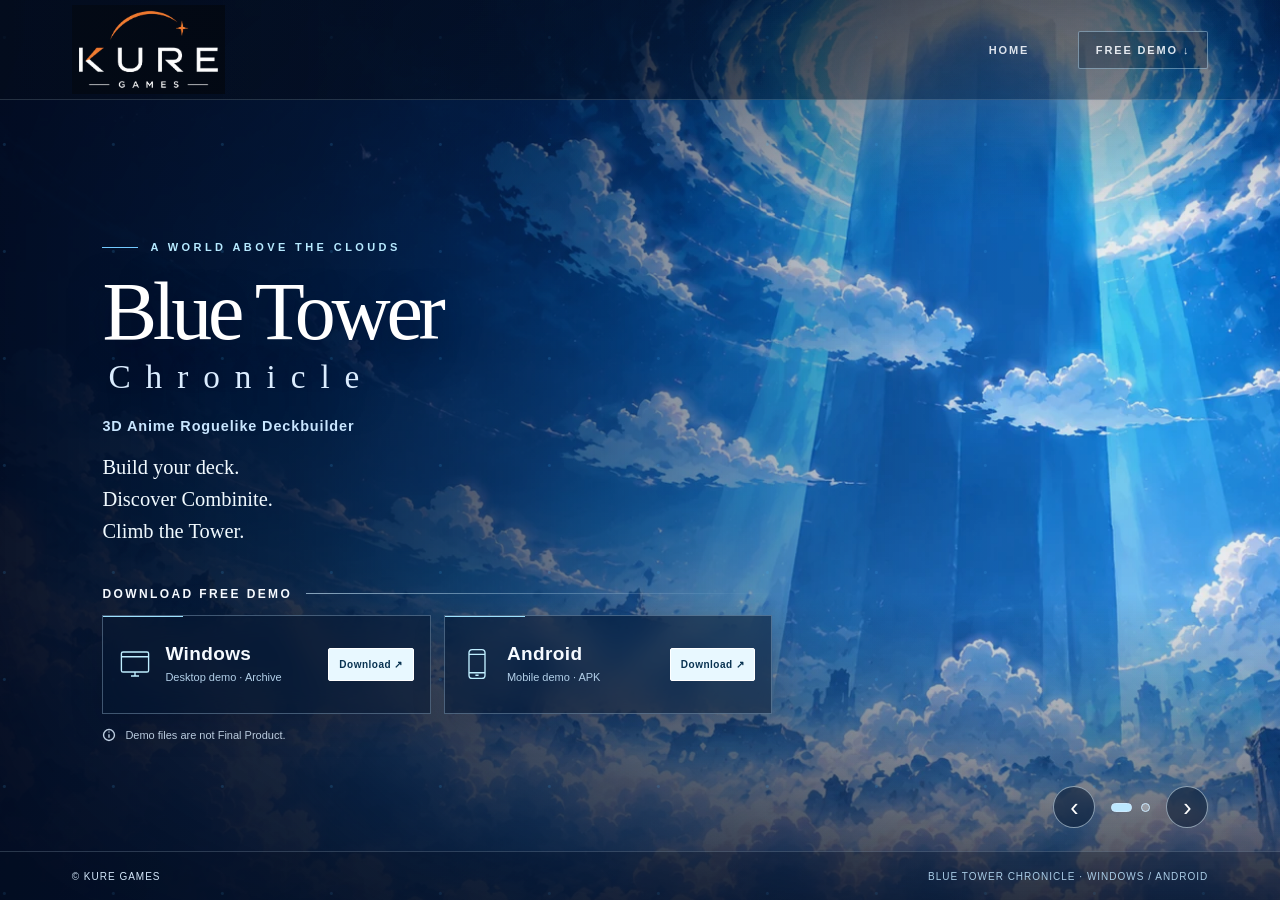
<file: index.html>
<!doctype html>
<html lang="en">
<head>
  <meta charset="utf-8">
  <meta name="viewport" content="width=device-width, initial-scale=1">
  <meta name="theme-color" content="#071426">
  <meta name="description" content="Blue Tower Chronicle is a 3D Anime Roguelike Deckbuilder by Kure Games. Find information about the Windows and Android demo.">
  <title>Blue Tower Chronicle — Kure Games | Demo</title>
  <style>
    :root {
      color-scheme: dark;
      --deep: #071426;
      --light: #f6faff;
      --muted: #b9d3e9;
      --blue: #80ceff;
      --glass: rgba(4, 22, 48, 0.57);
      --stroke: rgba(191, 225, 251, 0.32);
    }

    *, *::before, *::after { box-sizing: border-box; }
    html { scroll-behavior: smooth; }
    body { margin: 0; background: var(--deep); color: var(--light); font-family: 'Segoe UI', Arial, sans-serif; }
    button, a { -webkit-tap-highlight-color: transparent; }
    a { color: inherit; }
    a:focus-visible, button:focus-visible { outline: 3px solid #dff4ff; outline-offset: 5px; }
    .screen {
      position: relative;
      isolation: isolate;
      min-height: 100vh;
      min-height: 100svh;
      display: flex;
      flex-direction: column;
      overflow: clip;
      background: var(--deep);
    }
    .scene, .scene-shade { position: absolute; inset: 0; pointer-events: none; }
    .scene { overflow: hidden; transform: none; }
    .scene-slide {
      position: absolute; inset: 0; opacity: 0;
      background-position: center center;
      background-size: cover;
      background-repeat: no-repeat;
      transition: opacity 950ms ease-in-out;
      will-change: opacity;
    }
    .scene-slide.is-active { opacity: 1; }
    .carousel-controls { position: absolute; right: clamp(24px, 5.6vw, 110px); bottom: 72px; z-index: 4; display: flex; gap: 9px; align-items: center; }
    .carousel-controls[hidden] { display: none; }
    .carousel-arrow { width: 42px; height: 42px; border: 1px solid rgba(225,244,255,.55); background: rgba(3,20,47,.55); color:#fff; border-radius: 50%; cursor:pointer; font-size:25px; backdrop-filter: blur(8px); }
    .carousel-arrow:hover { background: rgba(40,96,142,.85); }
    .carousel-dots { display: flex; gap: 9px; margin: 0 7px; align-items: center; }
    .carousel-dot { appearance: none; width: 9px; height:9px; padding:0; border:1px solid #cceaff; background: rgba(255,255,255,.3); border-radius:50%; cursor:pointer; }
    .carousel-dot[aria-current="true"] { width: 21px; border-radius:10px; background:#bce8ff; }
    @media (prefers-reduced-motion: reduce) { .scene-slide { transition: none; } }

    .scene { z-index: -3; }
    .scene-shade {
      z-index: -2;
      background:
        linear-gradient(90deg, rgba(2, 11, 32, .96) 0%, rgba(3, 18, 43, .85) 23%, rgba(3, 22, 52, .57) 45%, rgba(5, 23, 51, .08) 78%),
        linear-gradient(0deg, rgba(2, 11, 30, .76) 0%, transparent 34%),
        linear-gradient(180deg, rgba(3, 11, 27, .48) 0%, transparent 25%);
    }
    .noise { position: absolute; z-index: -1; inset: 0; pointer-events:none; opacity: .15; background: radial-gradient(circle at 4% 35%, #4cbaff 0 1px, transparent 2px) 0 0/109px 107px; }

    .site-header {
      width: 100%;
      min-height: 86px;
      padding: 18px clamp(26px, 5.6vw, 110px);
      border-bottom: 1px solid rgba(212, 240, 255, .16);
      background: linear-gradient(90deg, rgba(4, 13, 29, .76), rgba(4, 13, 29, .23));
      display: flex;
      align-items: center;
      justify-content: space-between;
      gap: 20px;
      position: relative;
      z-index: 3;
    }
    .brand {
      text-decoration: none;
      display: inline-flex;
      align-items: center;
      gap: 12px;
      flex-shrink: 0;
    }
    .brand-icon {
      width: 32px;
      height: 38px;
      stroke: #9ce2ff;
      stroke-width: 1.5;
      fill: none;
      filter: drop-shadow(0 0 9px rgba(41, 172, 255, .35));
    }
    .brand-text { display: flex; flex-direction: column; gap: 2px; }
    .brand-text strong { font-size: 19px; font-weight: 800; letter-spacing: .20em; line-height: 1.1; }
    .brand-text small { font-size: 9px; letter-spacing: .37em; color: #a7cce9; }
    .top-nav { display: flex; align-items: center; gap: clamp(16px, 3.8vw, 52px); }
    .nav-link {
      font-size: 11px;
      text-decoration: none;
      font-weight: 800;
      letter-spacing: .17em;
      text-transform: uppercase;
      opacity: .88;
      transition: opacity .2s, color .2s;
    }
    .nav-link:hover { color: #a4e4ff; opacity: 1; }
    .nav-accent {
      border: 1px solid rgba(193, 231, 255, .5);
      padding: 12px 17px;
      border-radius: 2px;
      background: rgba(2, 25, 54, .36);
    }
    .hero {
      width: 100%;
      flex: 1;
      display: flex;
      align-items: center;
      padding: clamp(58px, 8.5vh, 124px) clamp(26px, 8vw, 150px) 100px;
      position: relative;
    }
    .hero-content { width: min(790px, 58vw); position: relative; }
    .eyebrow {
      display: inline-flex;
      gap: 12px;
      align-items: center;
      margin: 0 0 23px;
      color: #b7eaff;
      font-weight: 800;
      letter-spacing: .31em;
      font-size: 11px;
    }
    .eyebrow::before { content: ''; width: 36px; height: 1px; background: #73caff; }
    h1 { margin: 0; font-weight: 400; line-height: .88; text-shadow: 0 10px 38px rgba(0, 9, 35, .5); }
    .title-primary {
      display: block;
      font-size: clamp(53px, 6.4vw, 107px);
      font-family: Georgia, 'Times New Roman', serif;
      letter-spacing: -.052em;
      white-space: nowrap;
      color: #fff;
    }
    .title-secondary {
      display: block;
      margin: 14px 0 0 6px;
      font-family: Georgia, 'Times New Roman', serif;
      letter-spacing: .45em;
      font-size: clamp(23px, 2.6vw, 43px);
      color: #dbedff;
    }
    .genre { margin: 27px 0 18px; color: #c9e6ff; font-size: clamp(13px, 1.13vw, 18px); font-weight: 600; letter-spacing: .06em; }
    .description { margin: 0; font-size: clamp(16px, 1.6vw, 23px); line-height: 1.55; max-width: 550px; color: #f1faff; font-family: Georgia, 'Times New Roman', serif; }
    .download-group { margin-top: 39px; max-width: 670px; }
    .download-heading { display: flex; gap: 14px; align-items: center; margin: 0 0 14px; text-transform: uppercase; font-size: 12px; font-weight: 850; letter-spacing: .2em; }
    .download-heading::after { content: ''; height: 1px; flex: 1; background: linear-gradient(90deg, rgba(207, 237, 255, .62), transparent); }
    .platforms { display: grid; grid-template-columns: repeat(2, minmax(0,1fr)); gap: 13px; }
    .platform {
      min-width: 0;
      min-height: 99px;
      display: flex;
      align-items: center;
      gap: 14px;
      padding: 19px 16px;
      background: var(--glass);
      border: 1px solid var(--stroke);
      position: relative;
      overflow: hidden;
      box-shadow: 0 12px 30px rgba(0, 8, 24, .18);
      backdrop-filter: blur(12px);
      -webkit-backdrop-filter: blur(12px);
    }
    .platform::after { content:''; position:absolute; height:2px; width:80px; top:-1px; left:0; background:#9ce2ff; }
    .platform-icon { flex-shrink: 0; width: 32px; height: 32px; color: #bfeeff; }
    .platform-label { min-width: 0; flex:1; }
    .platform-label strong { display: block; font-size: 19px; letter-spacing: .02em; margin-bottom: 5px; }
    .platform-label span { display: block; color: #b3d0e9; font-size: 11px; line-height: 1.45; }
    .platform-button {
      appearance: none;
      display: inline-flex;
      justify-content: center;
      align-items: center;
      min-height: 33px;
      padding: 8px 10px;
      border: 1px solid rgba(192, 226, 245, .45);
      background: rgba(137, 186, 220, .11);
      color: #dbeefd;
      font: inherit;
      font-weight: 800;
      font-size: 10px;
      white-space: nowrap;
      letter-spacing: .05em;
      text-decoration: none;
      border-radius: 2px;
    }
    .platform-button:disabled { opacity: .75; cursor: not-allowed; }
    a.platform-button { background: #e8f8ff; border-color: #fff; color: #083251; }
    a.platform-button:hover { background: #9ce4ff; }
    .download-note { margin: 13px 0 0; display: flex; gap: 9px; align-items: flex-start; font-size: 11px; color: #c3d5e8; line-height: 1.5; }
    .download-note svg { flex-shrink:0; margin-top:1px; }
    .site-footer {
      position: absolute;
      bottom: 0;
      left: 0;
      right: 0;
      min-height: 49px;
      padding: 13px clamp(26px, 5.6vw, 110px);
      border-top: 1px solid rgba(206, 234, 255, .19);
      display: flex;
      justify-content: space-between;
      align-items: center;
      gap: 10px;
      font-size: 10px;
      color: #d4e7fa;
      letter-spacing: .1em;
      text-transform: uppercase;
      background: rgba(4, 14, 33, .30);
    }
    .site-footer span:last-child { color: #a9cce6; }
    @media (min-width: 1550px) and (min-height: 900px) { .hero-content { margin-top: 7px; } }
    @media (max-width: 1120px) {
      .hero-content { width: min(690px, 72vw); }
      .title-primary { font-size: clamp(52px, 7vw, 88px); }
      .title-secondary { font-size: clamp(23px, 2.8vw, 35px); }
      .platform { gap: 10px; padding: 14px; }
    }
    @media (max-width: 700px) {
      .screen { min-height: 100svh; }
      .scene { background-position: 72% center; }
      .scene-shade { background: linear-gradient(180deg, rgba(3, 14, 37, .75), rgba(2, 12, 30, .82) 48%, rgba(1, 12, 33, .94) 100%); }
      .site-header { min-height: 72px; padding: 13px 22px; }
      .brand-icon { width: 24px; height: 30px; }
      .brand-text strong { font-size: 14px; }
      .brand-text small { font-size: 7px; }
      .top-nav { gap: 8px; }
      .nav-link:first-child { display: none; }
      .nav-accent { font-size: 10px; padding: 10px 12px; }
      .hero { align-items: flex-end; padding: 95px 23px 101px; min-height: 780px; }
      .hero-content { width: 100%; }
      .eyebrow { letter-spacing: .17em; font-size: 10px; margin-bottom: 21px; }
      .eyebrow::before { width: 20px; }
      .title-primary { font-size: clamp(46px, 12vw, 75px); letter-spacing: -.06em; }
      .title-secondary { font-size: clamp(18px, 5.1vw, 30px); letter-spacing: .33em; margin-top: 11px; margin-left: 3px; }
      .genre { margin: 19px 0 13px; font-size: 12px; line-height: 1.5; }
      .description { font-size: 18px; line-height: 1.4; }
      .download-group { margin-top: 28px; }
      .platforms { grid-template-columns: 1fr; gap: 10px; }
      .platform { min-height: 84px; padding: 13px 14px; }
      .platform-label strong { font-size: 17px; }
      .platform-label span { font-size: 11px; }
      .site-footer { padding: 14px 23px; gap: 12px; font-size: 9px; }
      .site-footer span:last-child { max-width: 160px; text-align: right; }
    }
    @media (max-width: 360px) {
      .brand-text small { display:none; }
      .title-primary { font-size: 43px; }
      .title-secondary { font-size: 17px; }
      .site-footer { font-size: 8px; }
    }
    @media (prefers-reduced-motion: reduce) { html { scroll-behavior: auto; } }

    /* Owner-provided Kure Games PNG; change src to swap logo. */
    .brand-logo { width: clamp(148px, 12vw, 188px); height: auto; max-height: 91px; display: block; object-fit: contain; mix-blend-mode: screen; }
    .site-header { padding-top: 5px; padding-bottom: 5px; min-height: 94px; }
    @media (max-width: 700px) {
      .site-header { min-height: 72px; }
      .brand-logo { width: 134px; max-height: 70px; }
      .carousel-controls { bottom: 74px; right: 21px; }
      .carousel-arrow { width: 36px; height: 36px; font-size: 21px; }
      .scene-slide { background-position: 71% center; }
    }
    @media (max-width: 370px) { .brand-logo { width: 112px; } }
  </style>
</head>
<body>
  <div class="screen" id="top">
    <!-- Original tower artwork is kept as a clean independent image. All text is HTML. -->
    <div class="scene" id="artwork-carousel" aria-hidden="true">
      <!-- Slides are populated from CAROUSEL_ARTWORKS below. -->
    </div>
    <div class="scene-shade" aria-hidden="true"></div>
    <div class="noise" aria-hidden="true"></div>

    <header class="site-header">
      <a class="brand" href="#top" aria-label="Kure Games, top of page">
        <img class="brand-logo" src="assets/logo/kure-games-logo.png" alt="Kure Games" width="882" height="513">
      </a>
      <nav class="top-nav" aria-label="Main navigation">
        <a class="nav-link" href="#top">Home</a>
        <a class="nav-link nav-accent" href="#download">Free Demo ↓</a>
      </nav>
    </header>

    <div class="carousel-controls" id="carousel-controls" aria-label="Artwork carousel" hidden>
      <button class="carousel-arrow" type="button" id="carousel-prev" aria-label="Previous artwork">‹</button>
      <div class="carousel-dots" id="carousel-dots" aria-label="Choose artwork"></div>
      <button class="carousel-arrow" type="button" id="carousel-next" aria-label="Next artwork">›</button>
    </div>

    <main class="hero">
      <div class="hero-content">
        <p class="eyebrow">A WORLD ABOVE THE CLOUDS</p>
        <h1><span class="title-primary">Blue Tower</span><span class="title-secondary">Chronicle</span></h1>
        <p class="genre">3D Anime Roguelike Deckbuilder</p>
        <p class="description">Build your deck.<br>Discover Combinite.<br>Climb the Tower.</p>

        <section class="download-group" id="download" aria-label="Free demo downloads">
          <h2 class="download-heading">Download Free Demo</h2>
          <div class="platforms">
            <article class="platform">
              <svg class="platform-icon" viewBox="0 0 40 40" fill="none" stroke="currentColor" stroke-width="1.7" aria-hidden="true"><rect x="3" y="5" width="34" height="25" rx="2"/><path d="M15 35h10M20 30v5M3 11h34"/></svg>
              <div class="platform-label"><strong>Windows</strong><span>Desktop demo · Archive</span></div>
              <button type="button" class="platform-button" data-platform="windows" disabled>Link Pending</button>
            </article>
            <article class="platform">
              <svg class="platform-icon" viewBox="0 0 40 40" fill="none" stroke="currentColor" stroke-width="1.7" aria-hidden="true"><rect x="10" y="2" width="20" height="36" rx="4"/><path d="M10 8h20M10 31h20M18 34h4"/></svg>
              <div class="platform-label"><strong>Android</strong><span>Mobile demo · APK</span></div>
              <button type="button" class="platform-button" data-platform="android" disabled>Link Pending</button>
            </article>
          </div>
          <p class="download-note">
            <svg width="14" height="14" viewBox="0 0 16 16" fill="none" stroke="currentColor" stroke-width="1.6" aria-hidden="true"><circle cx="8" cy="8" r="6.25"/><path d="M8 7v4M8 4v1"/></svg>
            Demo files are not Final Product.
          </p>
        </section>
      </div>
    </main>

    <footer class="site-footer"><span>© Kure Games</span><span>Blue Tower Chronicle · Windows / Android</span></footer>
  </div>

  <script>
    /*
      Configure only after verifying the official public GitHub Release assets,
      their filenames, versions, and SHA-256 hashes. Empty values keep the buttons disabled.
      This site has no analytics, cookies, sign-up forms, or third-party scripts.
    */
    /*
      CAROUSEL SETUP
      Artwork 01 and Artwork 02 are included. To add another owner-approved artwork, copy it to
      assets/artworks/artwork-03.webp, then uncomment the corresponding entry. Controls and autoplay appear automatically when
      at least two slides are configured. Hero text and downloads remain fixed.
    */
    const CAROUSEL_ARTWORKS = [
      { src: 'assets/artworks/artwork-01.webp', name: 'The Blue Tower above the clouds' },
      { src: 'assets/artworks/artwork-02.webp', name: 'Lyra under the open sky' },
      // { src: 'assets/artworks/artwork-03.webp', name: 'Approved artwork 03' },
    ];

    (function initArtworkCarousel() {
      const scene = document.getElementById('artwork-carousel');
      const controls = document.getElementById('carousel-controls');
      const dots = document.getElementById('carousel-dots');
      const slides = CAROUSEL_ARTWORKS.map(({src, name}, index) => {
        const slide = document.createElement('div');
        slide.className = 'scene-slide' + (index === 0 ? ' is-active' : '');
        slide.style.backgroundImage = `url(${JSON.stringify(src)})`;
        slide.setAttribute('aria-label', name);
        scene.appendChild(slide);
        return slide;
      });

      if (slides.length < 2) return;
      controls.hidden = false;
      let active = 0;
      let autoplayId;
      const dotsButtons = slides.map((slide, index) => {
        const dot = document.createElement('button');
        dot.type = 'button';
        dot.className = 'carousel-dot';
        dot.setAttribute('aria-label', `Show artwork ${index + 1} of ${slides.length}`);
        dot.addEventListener('click', () => { show(index); restartAutoplay(); });
        dots.appendChild(dot);
        return dot;
      });
      function show(index) {
        active = (index + slides.length) % slides.length;
        slides.forEach((slide, i) => slide.classList.toggle('is-active', i === active));
        dotsButtons.forEach((dot, i) => dot.setAttribute('aria-current', String(i === active)));
      }
      function stopAutoplay() { if (autoplayId !== undefined) { clearInterval(autoplayId); autoplayId = undefined; } }
      function restartAutoplay() {
        stopAutoplay();
        if (!document.hidden && !window.matchMedia('(prefers-reduced-motion: reduce)').matches)
          autoplayId = setInterval(() => show(active + 1), 6500);
      }
      document.getElementById('carousel-prev').addEventListener('click', () => { show(active - 1); restartAutoplay(); });
      document.getElementById('carousel-next').addEventListener('click', () => { show(active + 1); restartAutoplay(); });
      controls.addEventListener('mouseenter', stopAutoplay);
      controls.addEventListener('mouseleave', restartAutoplay);
      controls.addEventListener('focusin', stopAutoplay);
      controls.addEventListener('focusout', (event) => { if (!controls.contains(event.relatedTarget)) restartAutoplay(); });
      document.addEventListener('visibilitychange', restartAutoplay);
      show(0);
      restartAutoplay();
    })();

    const VERIFIED_DOWNLOAD_URLS = Object.freeze({
      windows: 'https://github.com/kuregames/blue-tower-page/releases/download/v0.1.0-demo/v0.1.0-demo.rar',
      android: 'https://github.com/kuregames/blue-tower-page/releases/download/v0.1.0-demo/v0.1.0-demo.apk'
    });

    function isOfficialReleaseAsset(url) {
      try {
        const candidate = new URL(url);
        return candidate.protocol === 'https:'
          && candidate.hostname === 'github.com'
          && /^\/kuregames\/[^/]+\/releases\/download\/[^/]+\/[^/]+$/i.test(candidate.pathname)
          && !candidate.username && !candidate.password;
      } catch (_) {
        return false;
      }
    }

    document.querySelectorAll('[data-platform]').forEach((button) => {
      const platform = button.dataset.platform;
      const url = VERIFIED_DOWNLOAD_URLS[platform];
      if (!url || !isOfficialReleaseAsset(url)) return;
      const anchor = document.createElement('a');
      anchor.className = button.className;
      anchor.href = url;
      anchor.target = '_blank';
      anchor.rel = 'noopener noreferrer';
      anchor.textContent = 'Download ↗';
      anchor.setAttribute('aria-label', `Download Blue Tower Chronicle for ${platform}`);
      button.replaceWith(anchor);
    });
  </script>
</body>
</html>
</file>
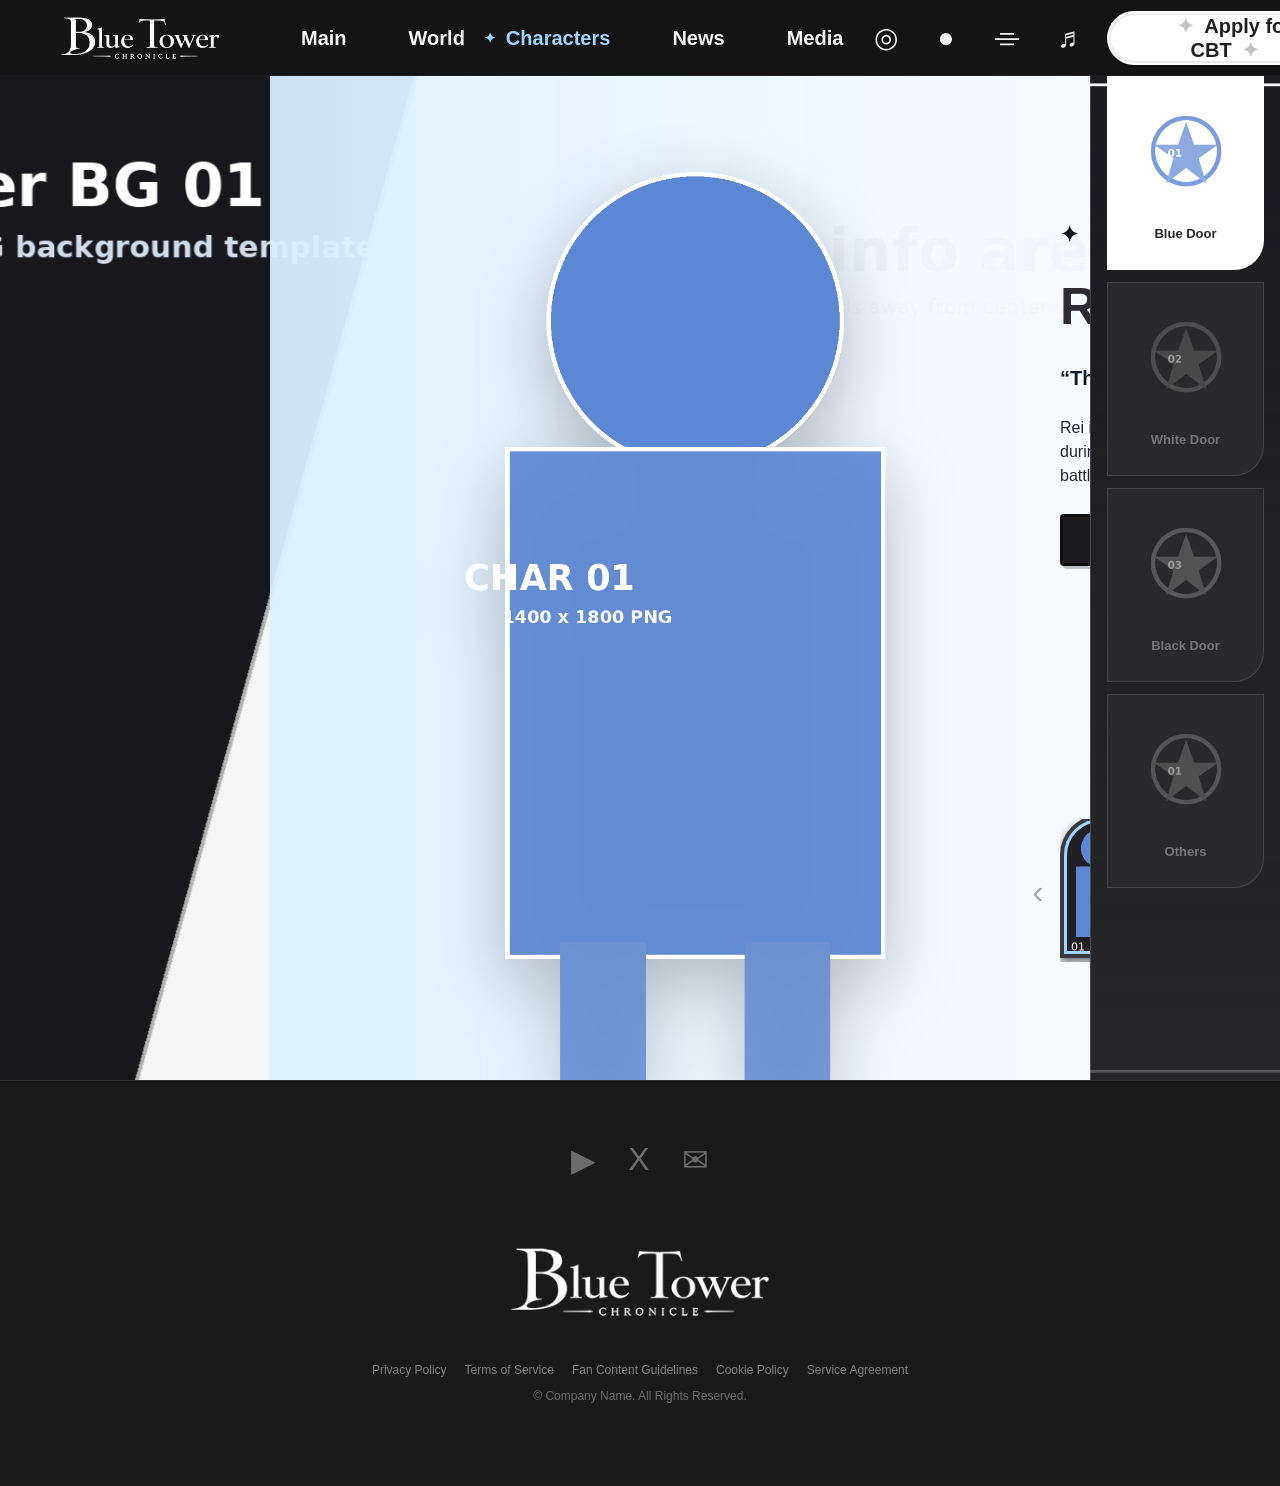
<file: character.html>
<!doctype html>
<html lang="en">
<head>
  <meta charset="utf-8">
  <meta name="viewport" content="width=device-width, initial-scale=1">
  <title>Characters | Blue Tower Chronicle</title>
  <link rel="stylesheet" href="css/style.css">
</head>
<body>
  <header class="site-header">
    <a href="index.html#main" class="brand" aria-label="Home"><span>Logo</span></a>
    <nav class="nav" aria-label="Primary navigation">
      <a href="index.html">Main</a>
      <a href="world.html">World</a>
      <a class="active" href="character.html">Characters</a>
      <a href="news.html">News</a>
      <a href="media.html">Media</a>
    </nav>
    <div class="header-actions">
      <button class="icon-btn" aria-label="Language">◎</button>
      <button class="icon-btn" aria-label="Notifications">●</button>
      <button class="icon-btn" aria-label="Share">⌯</button>
      <button class="icon-btn" aria-label="Music">♬</button>
      <button class="cta">Apply for CBT</button>
    </div>
  </header>

  <main class="character-page" data-character-page>
    <div class="character-bg-art" data-character-bg></div>
    <div class="character-map" aria-hidden="true"></div>

    <figure class="character-portrait">
      <img data-character-art src="assets/image/character-01.png" alt="Rei character portrait">
    </figure>

    <article class="character-copy" data-character-copy>
      <p class="character-faction" data-character-faction>Blue Door</p>
      <h1 class="character-name" data-character-name>Rei</h1>
      <p class="character-quote" data-character-quote>“The weakest door is still a way forward.”</p>
      <p class="character-desc" data-character-desc>Rei is an ordinary boy who enters the Blue Tower after a mysterious door appears during a desperate escape. With no inherited power, he survives by reading the battlefield and choosing the right cards at the right time.</p>
      <button class="share-character"><span>X</span>Share this character</button>
    </article>

    <div class="character-thumbs">
      <button class="thumb-arrow" data-prev-character aria-label="Previous character">‹</button>
      <div class="thumb-list" data-character-thumbs></div>
      <button class="thumb-arrow" data-next-character aria-label="Next character">›</button>
    </div>

    <aside class="faction-rail" aria-label="Faction filter">
      <button class="faction-card active" data-faction-button="Blue Door">
        <img src="assets/image/faction-symbol-01.png" alt="">
        <small>Blue Door</small>
      </button>
      <button class="faction-card" data-faction-button="White Door">
        <img src="assets/image/faction-symbol-02.png" alt="">
        <small>White Door</small>
      </button>
      <button class="faction-card" data-faction-button="Black Door">
        <img src="assets/image/faction-symbol-03.png" alt="">
        <small>Black Door</small>
      </button>
      <button class="faction-card" data-faction-button="Others">
        <img src="assets/image/faction-symbol-01.png" alt="">
        <small>Others</small>
      </button>
    </aside>
  </main>

  <footer class="footer">
    <div class="footer-socials">
      <a href="#" aria-label="YouTube">▶</a>
      <a href="#" aria-label="X">X</a>
      <a href="#" aria-label="Email">✉</a>
    </div>
    <div class="footer-logo" aria-label="Logo"></div>
    <nav class="footer-links" aria-label="Footer navigation">
      <a href="#">Privacy Policy</a>
      <a href="#">Terms of Service</a>
      <a href="#">Fan Content Guidelines</a>
      <a href="#">Cookie Policy</a>
      <a href="#">Service Agreement</a>
    </nav>
    <p>© Company Name. All Rights Reserved.</p>
  </footer>

  <script>
    const characters = [
      {
        name: 'Rei',
        faction: 'Blue Door',
        art: 'assets/image/character-01.png',
        thumb: 'assets/image/character-thumb-01.jpg',
        bg: 'assets/image/character-bg-01.png',
        mapColorStart: 'rgba(219, 239, 255, 0.94)',
        mapColorEnd: 'rgba(247, 251, 255, 0.98)',
        quote: '“The weakest door is still a way forward.”',
        desc: 'Rei is an ordinary boy who enters the Blue Tower after a mysterious door appears during a desperate escape. With no inherited power, he survives by reading the battlefield and choosing the right cards at the right time.'
      },
      {
        name: 'Lyra',
        faction: 'Blue Door',
        art: 'assets/image/character-02.png',
        thumb: 'assets/image/character-thumb-02.jpg',
        bg: 'assets/image/character-bg-02.png',
        mapColorStart: 'rgba(228, 236, 249, 0.94)',
        mapColorEnd: 'rgba(250, 250, 255, 0.98)',
        quote: '“Duty is quiet. Rebellion is quieter.”',
        desc: 'Chosen as guardian of a forgotten floor, Lyra walks between oath and awakening. Her role centers on protection, block, and holding the line when the tower pushes back.'
      },
      {
        name: 'Selva',
        faction: 'Black Door',
        art: 'assets/image/character-03.png',
        thumb: 'assets/image/character-thumb-03.jpg',
        bg: 'assets/image/character-bg-03.png',
        mapColorStart: 'rgba(231, 220, 247, 0.94)',
        mapColorEnd: 'rgba(251, 246, 255, 0.98)',
        quote: '“A beautiful song can still be poison.”',
        desc: 'Once a Tower-attuned performer, Selva returned from erasure with melodies that weaken enemies over time. She specializes in debuff pressure and poison-style control.'
      },
      {
        name: 'Senna',
        faction: 'White Door',
        art: 'assets/image/character-02.png',
        thumb: 'assets/image/character-thumb-02.jpg',
        bg: 'assets/image/character-bg-02.png',
        mapColorStart: 'rgba(255, 248, 225, 0.94)',
        mapColorEnd: 'rgba(255, 253, 245, 0.98)',
        quote: '“Small footsteps can still shake the tower.”',
        desc: 'Senna is a cursed child rescued by the Moonshade Coven. Her innocent smile hides a titanic shadow entity, making her a dangerous block breaker when enemies try to hide behind defense.'
      }
    ];

    const page = document.querySelector('[data-character-page]');
    const bg = document.querySelector('[data-character-bg]');
    const characterMap = document.querySelector('.character-map');
    const art = document.querySelector('[data-character-art]');
    const nameEl = document.querySelector('[data-character-name]');
    const factionEl = document.querySelector('[data-character-faction]');
    const quoteEl = document.querySelector('[data-character-quote]');
    const descEl = document.querySelector('[data-character-desc]');
    const thumbList = document.querySelector('[data-character-thumbs]');
    const factionButtons = [...document.querySelectorAll('[data-faction-button]')];
    let activeIndex = 0;
    let activeFaction = 'Blue Door';
    let thumbWindowStart = 0;
    const visibleThumbCount = 3;

    function getFactionMembers() {
      if (activeFaction === 'Others') {
        return characters.map((character, index) => ({ character, index }));
      }

      const members = characters
        .map((character, index) => ({ character, index }))
        .filter((item) => item.character.faction === activeFaction);

      if (members.length > 0) {
        return members;
      }

      return characters.map((character, index) => ({ character, index }));
    }

    function renderThumbs() {
      thumbList.innerHTML = '';
      const members = getFactionMembers();
      const maxStart = Math.max(0, members.length - visibleThumbCount);
      thumbWindowStart = Math.min(Math.max(thumbWindowStart, 0), maxStart);
      members.slice(thumbWindowStart, thumbWindowStart + visibleThumbCount).forEach(({ character, index }) => {
        const button = document.createElement('button');
        button.className = `thumb${index === activeIndex ? ' active' : ''}`;
        button.type = 'button';
        button.dataset.characterButton = index;
        button.innerHTML = `
          <span class="thumb-frame"></span>
          <span class="thumb-artwork">
            <img src="${character.thumb}" alt="${character.name} thumbnail">
          </span>
          <span class="thumb-line"></span>
          <span class="thumb-ring"></span>
        `;
        button.addEventListener('click', () => renderCharacter(index));
        thumbList.appendChild(button);
      });
    }

    function syncThumbWindowToActive() {
      const members = getFactionMembers();
      const localIndex = members.findIndex((item) => item.index === activeIndex);
      const maxStart = Math.max(0, members.length - visibleThumbCount);

      if (localIndex < 0) {
        thumbWindowStart = 0;
        return;
      }

      if (localIndex < thumbWindowStart) {
        thumbWindowStart = localIndex;
      } else if (localIndex >= thumbWindowStart + visibleThumbCount) {
        thumbWindowStart = localIndex - visibleThumbCount + 1;
      }

      thumbWindowStart = Math.min(Math.max(thumbWindowStart, 0), maxStart);
    }

    function renderCharacter(index) {
      activeIndex = (index + characters.length) % characters.length;
      const character = characters[activeIndex];
      syncThumbWindowToActive();
      page.classList.add('is-changing');
      window.setTimeout(() => {
        bg.classList.remove('is-entering');
        art.classList.remove('is-entering');
        bg.style.setProperty('--profile-bg', `url("${character.bg}")`);
        bg.style.backgroundImage = `url("${character.bg}")`;
        characterMap.style.setProperty('--character-map-color-start', character.mapColorStart);
        characterMap.style.setProperty('--character-map-color-end', character.mapColorEnd);
        art.src = character.art;
        art.alt = `${character.name} character portrait`;
        nameEl.textContent = character.name;
        factionEl.textContent = character.faction;
        quoteEl.textContent = character.quote;
        descEl.textContent = character.desc;
        renderThumbs();
        factionButtons.forEach((button) => button.classList.toggle('active', button.dataset.factionButton === activeFaction));
        void bg.offsetWidth;
        requestAnimationFrame(() => {
          page.classList.remove('is-changing');
          bg.classList.add('is-entering');
          art.classList.add('is-entering');
        });
      }, 180);
    }

    factionButtons.forEach((button) => {
      button.addEventListener('click', () => {
        activeFaction = button.dataset.factionButton;
        thumbWindowStart = 0;
        const [firstMember] = getFactionMembers();
        renderCharacter(firstMember.index);
      });
    });
    document.querySelector('[data-prev-character]').addEventListener('click', () => {
      const members = getFactionMembers();
      if (members.length === 0) return;
      thumbWindowStart = Math.max(0, thumbWindowStart - 1);
      const nextMember = members[thumbWindowStart];
      renderCharacter(nextMember.index);
    });
    document.querySelector('[data-next-character]').addEventListener('click', () => {
      const members = getFactionMembers();
      if (members.length === 0) return;
      const maxStart = Math.max(0, members.length - visibleThumbCount);
      thumbWindowStart = Math.min(maxStart, thumbWindowStart + 1);
      const nextMember = members[thumbWindowStart];
      renderCharacter(nextMember.index);
    });
    renderCharacter(0);
  </script>
</body>
</html>
</file>
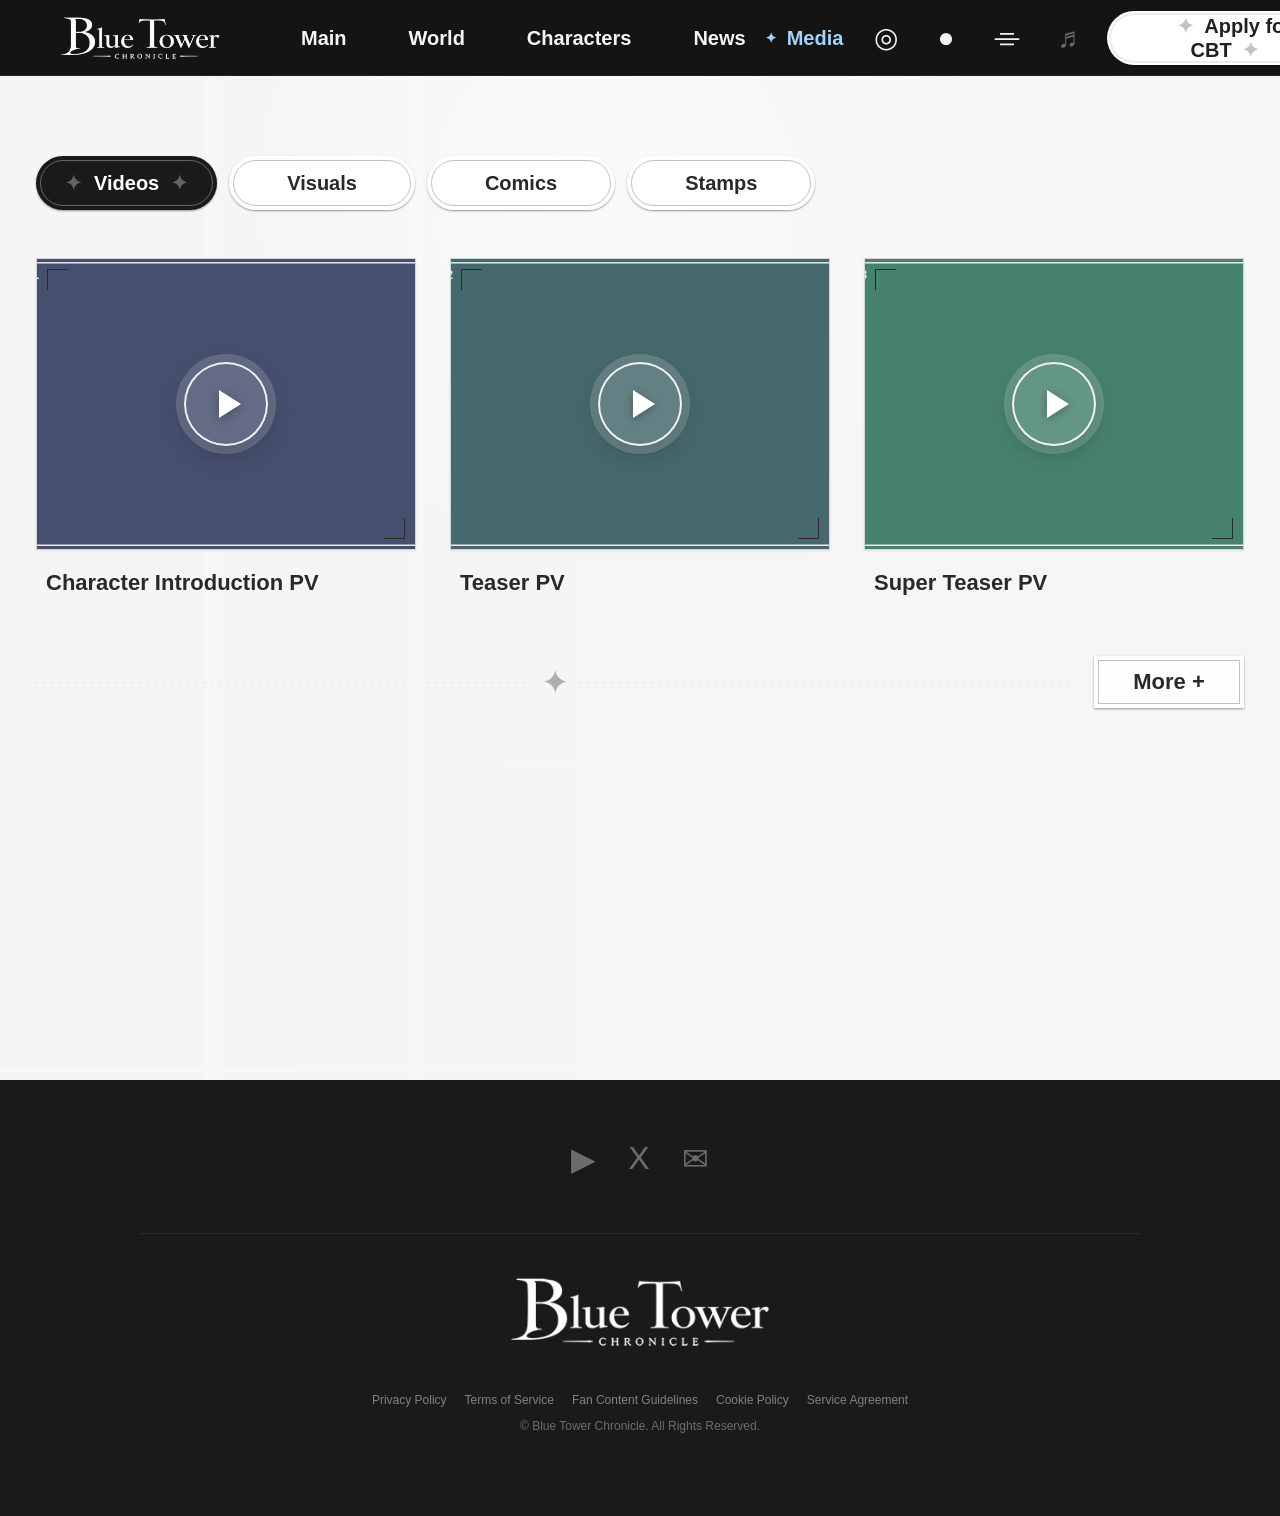
<file: media.html>
<!doctype html>
<html lang="en">
<head>
  <meta charset="utf-8">
  <meta name="viewport" content="width=device-width, initial-scale=1">
  <title>Media | Blue Tower Chronicle</title>
  <link rel="stylesheet" href="css/style.css">
</head>
<body>
  <header class="site-header">
    <a href="index.html#main" class="brand" aria-label="Home"><span>Blue Tower Chronicle</span></a>
    <nav class="nav" aria-label="Primary navigation">
      <a href="index.html">Main</a>
      <a href="world.html">World</a>
      <a href="character.html">Characters</a>
      <a href="news.html">News</a>
      <a class="active" href="media.html">Media</a>
    </nav>
    <div class="header-actions">
      <button class="icon-btn" aria-label="Language">◎</button>
      <button class="icon-btn" aria-label="Notifications">●</button>
      <button class="icon-btn" aria-label="Share">⌯</button>
      <button class="icon-btn is-muted" aria-label="Music">♬</button>
      <button class="cta">Apply for CBT</button>
    </div>
  </header>

  <main class="page-media">
    <section class="media-inner" aria-label="Media list">
      <div class="page-tabs" role="tablist" aria-label="Media filter">
        <button class="tab-button active" type="button" data-media-filter="videos"><span>Videos</span></button>
        <button class="tab-button" type="button" data-media-filter="visuals"><span>Visuals</span></button>
        <button class="tab-button" type="button" data-media-filter="comics"><span>Comics</span></button>
        <button class="tab-button" type="button" data-media-filter="stamps"><span>Stamps</span></button>
      </div>

      <ul class="media-grid">
        <li data-media-item data-media-kind="videos">
          <a class="media-card" href="#">
            <span class="media-thumb">
              <img src="assets/image/media-video-01.jpg" alt="Character introduction PV thumbnail">
              <span class="play-button" aria-hidden="true"></span>
            </span>
            <strong class="media-title">Character Introduction PV</strong>
          </a>
        </li>

        <li data-media-item data-media-kind="videos">
          <a class="media-card" href="#">
            <span class="media-thumb">
              <img src="assets/image/media-video-02.jpg" alt="Teaser PV thumbnail">
              <span class="play-button" aria-hidden="true"></span>
            </span>
            <strong class="media-title">Teaser PV</strong>
          </a>
        </li>

        <li data-media-item data-media-kind="videos">
          <a class="media-card" href="#">
            <span class="media-thumb">
              <img src="assets/image/media-video-03.jpg" alt="Super teaser PV thumbnail">
              <span class="play-button" aria-hidden="true"></span>
            </span>
            <strong class="media-title">Super Teaser PV</strong>
          </a>
        </li>

        <li data-media-item data-media-kind="visuals" hidden>
          <a class="media-card" href="#">
            <span class="media-thumb"><img src="assets/image/media-asset-01.jpg" alt="Key visual artwork"></span>
            <strong class="media-title">Main Key Visual</strong>
          </a>
        </li>

        <li data-media-item data-media-kind="visuals" hidden>
          <a class="media-card" href="#">
            <span class="media-thumb"><img src="assets/image/media-asset-02.jpg" alt="Character visual artwork"></span>
            <strong class="media-title">Character Visual Collection</strong>
          </a>
        </li>

        <li data-media-item data-media-kind="comics" hidden>
          <a class="media-card" href="#">
            <span class="media-thumb"><img src="assets/image/media-asset-03.jpg" alt="Comic thumbnail"></span>
            <strong class="media-title">Blue Tower Mini Comic #01</strong>
          </a>
        </li>

        <li data-media-item data-media-kind="stamps" hidden>
          <a class="media-card" href="#">
            <span class="media-thumb"><img src="assets/image/media-asset-04.jpg" alt="Stamp set thumbnail"></span>
            <strong class="media-title">Blue Tower Stamp Set</strong>
          </a>
        </li>
      </ul>

      <div class="bottom-rail">
        <div class="bottom-line-group">
          <span class="bottom-line"></span>
          <span class="bottom-sparkle">✦</span>
          <span class="bottom-line"></span>
        </div>
        <button class="more-button" type="button"><span>More +</span></button>
      </div>
    </section>
  </main>

  <footer class="site-footer">
    <div class="footer-socials">
      <a href="#" aria-label="YouTube">▶</a>
      <a href="#" aria-label="X">X</a>
      <a href="#" aria-label="Email">✉</a>
    </div>
    <div class="footer-divider"></div>
    <div class="footer-logo" aria-label="Logo"></div>
    <nav class="footer-links" aria-label="Footer navigation">
      <a href="#">Privacy Policy</a>
      <a href="#">Terms of Service</a>
      <a href="#">Fan Content Guidelines</a>
      <a href="#">Cookie Policy</a>
      <a href="#">Service Agreement</a>
    </nav>
    <p>© Blue Tower Chronicle. All Rights Reserved.</p>
  </footer>

  <script>
    const filterButtons = [...document.querySelectorAll('[data-media-filter]')];
    const mediaItems = [...document.querySelectorAll('[data-media-item]')];

    filterButtons.forEach((button) => {
      button.addEventListener('click', () => {
        const filter = button.dataset.mediaFilter;
        filterButtons.forEach((item) => item.classList.toggle('active', item === button));
        mediaItems.forEach((item) => {
          item.hidden = item.dataset.mediaKind !== filter;
        });
      });
    });
  </script>
</body>
</html>
</file>
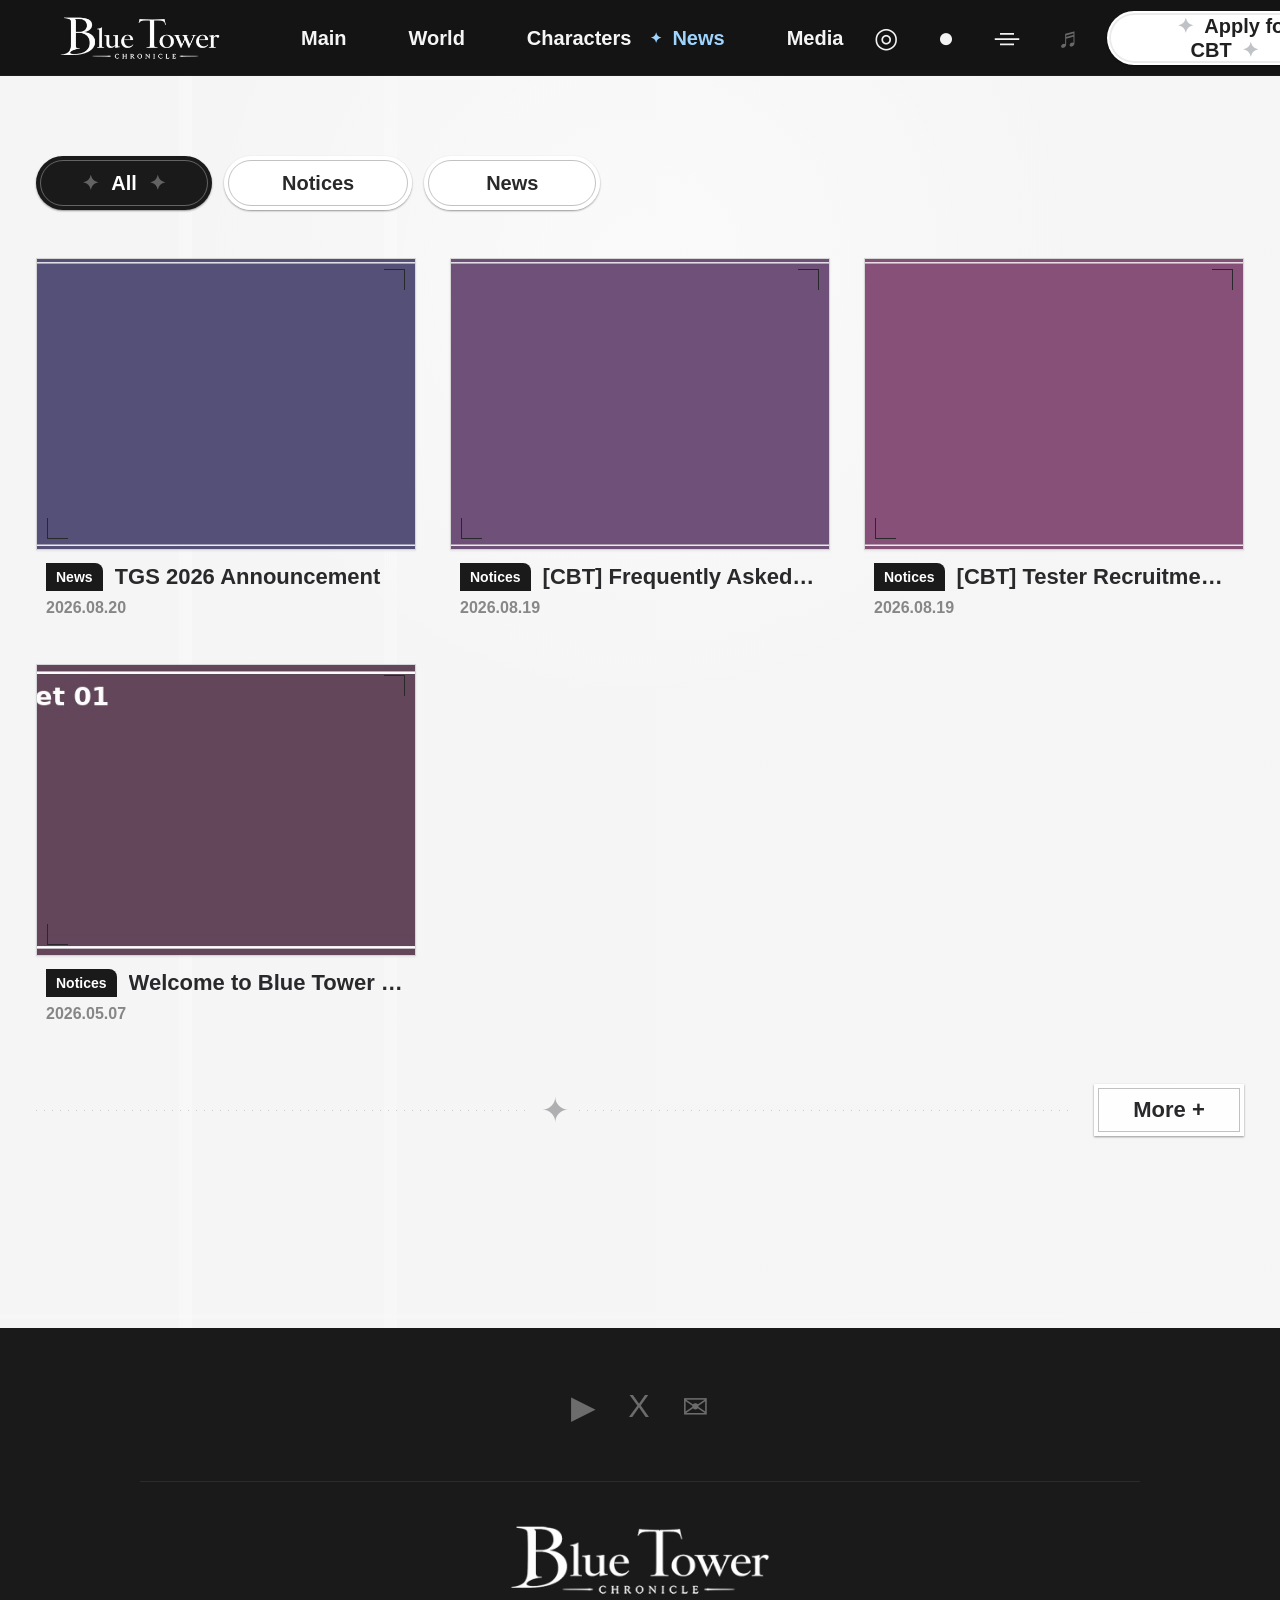
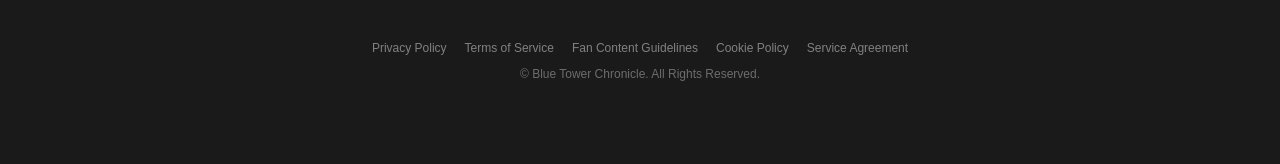
<file: news.html>
<!doctype html>
<html lang="en">
<head>
  <meta charset="utf-8">
  <meta name="viewport" content="width=device-width, initial-scale=1">
  <title>News | Blue Tower Chronicle</title>
  <link rel="stylesheet" href="css/style.css">
</head>
<body>
  <header class="site-header">
    <a href="index.html#main" class="brand" aria-label="Home"><span>Blue Tower Chronicle</span></a>
    <nav class="nav" aria-label="Primary navigation">
      <a href="index.html">Main</a>
      <a href="world.html">World</a>
      <a href="character.html">Characters</a>
      <a class="active" href="news.html">News</a>
      <a href="media.html">Media</a>
    </nav>
    <div class="header-actions">
      <button class="icon-btn" aria-label="Language">◎</button>
      <button class="icon-btn" aria-label="Notifications">●</button>
      <button class="icon-btn" aria-label="Share">⌯</button>
      <button class="icon-btn is-muted" aria-label="Music">♬</button>
      <button class="cta">Apply for CBT</button>
    </div>
  </header>

  <main class="page-news">
    <section class="news-inner" aria-label="News list">
      <div class="page-tabs" role="tablist" aria-label="News filter">
        <button class="tab-button active" type="button" data-news-filter="all"><span>All</span></button>
        <button class="tab-button" type="button" data-news-filter="notices"><span>Notices</span></button>
        <button class="tab-button" type="button" data-news-filter="news"><span>News</span></button>
      </div>

      <ul class="news-grid">
        <li data-news-item data-news-kind="news">
          <a class="news-card" href="#">
            <span class="news-thumb"><img src="assets/image/news-featured-01.jpg" alt="TGS 2026 announcement artwork"></span>
            <span class="news-meta">
              <span class="news-meta-row">
                <span class="badge">News</span>
                <strong class="news-title">TGS 2026 Announcement</strong>
              </span>
              <span class="news-date">2026.08.20</span>
            </span>
          </a>
        </li>

        <li data-news-item data-news-kind="notices">
          <a class="news-card" href="#">
            <span class="news-thumb"><img src="assets/image/news-featured-02.jpg" alt="FAQ artwork"></span>
            <span class="news-meta">
              <span class="news-meta-row">
                <span class="badge">Notices</span>
                <strong class="news-title">[CBT] Frequently Asked Questions (FAQ)</strong>
              </span>
              <span class="news-date">2026.08.19</span>
            </span>
          </a>
        </li>

        <li data-news-item data-news-kind="notices">
          <a class="news-card" href="#">
            <span class="news-thumb"><img src="assets/image/news-featured-03.jpg" alt="CBT tester recruitment artwork"></span>
            <span class="news-meta">
              <span class="news-meta-row">
                <span class="badge">Notices</span>
                <strong class="news-title">[CBT] Tester Recruitment Announcement</strong>
              </span>
              <span class="news-date">2026.08.19</span>
            </span>
          </a>
        </li>

        <li data-news-item data-news-kind="notices">
          <a class="news-card" href="#">
            <span class="news-thumb"><img src="assets/image/media-asset-01.jpg" alt="Notice artwork"></span>
            <span class="news-meta">
              <span class="news-meta-row">
                <span class="badge">Notices</span>
                <strong class="news-title">Welcome to Blue Tower Chronicle</strong>
              </span>
              <span class="news-date">2026.05.07</span>
            </span>
          </a>
        </li>
      </ul>

      <div class="bottom-rail">
        <div class="bottom-line-group">
          <span class="bottom-line"></span>
          <span class="bottom-sparkle">✦</span>
          <span class="bottom-line"></span>
        </div>
        <button class="more-button" type="button"><span>More +</span></button>
      </div>
    </section>
  </main>

  <footer class="site-footer">
    <div class="footer-socials">
      <a href="#" aria-label="YouTube">▶</a>
      <a href="#" aria-label="X">X</a>
      <a href="#" aria-label="Email">✉</a>
    </div>
    <div class="footer-divider"></div>
    <div class="footer-logo" aria-label="Logo"></div>
    <nav class="footer-links" aria-label="Footer navigation">
      <a href="#">Privacy Policy</a>
      <a href="#">Terms of Service</a>
      <a href="#">Fan Content Guidelines</a>
      <a href="#">Cookie Policy</a>
      <a href="#">Service Agreement</a>
    </nav>
    <p>© Blue Tower Chronicle. All Rights Reserved.</p>
  </footer>

  <script>
    const filterButtons = [...document.querySelectorAll('[data-news-filter]')];
    const newsItems = [...document.querySelectorAll('[data-news-item]')];

    filterButtons.forEach((button) => {
      button.addEventListener('click', () => {
        const filter = button.dataset.newsFilter;
        filterButtons.forEach((item) => item.classList.toggle('active', item === button));
        newsItems.forEach((item) => {
          item.hidden = filter !== 'all' && item.dataset.newsKind !== filter;
        });
      });
    });
  </script>
</body>
</html>
</file>
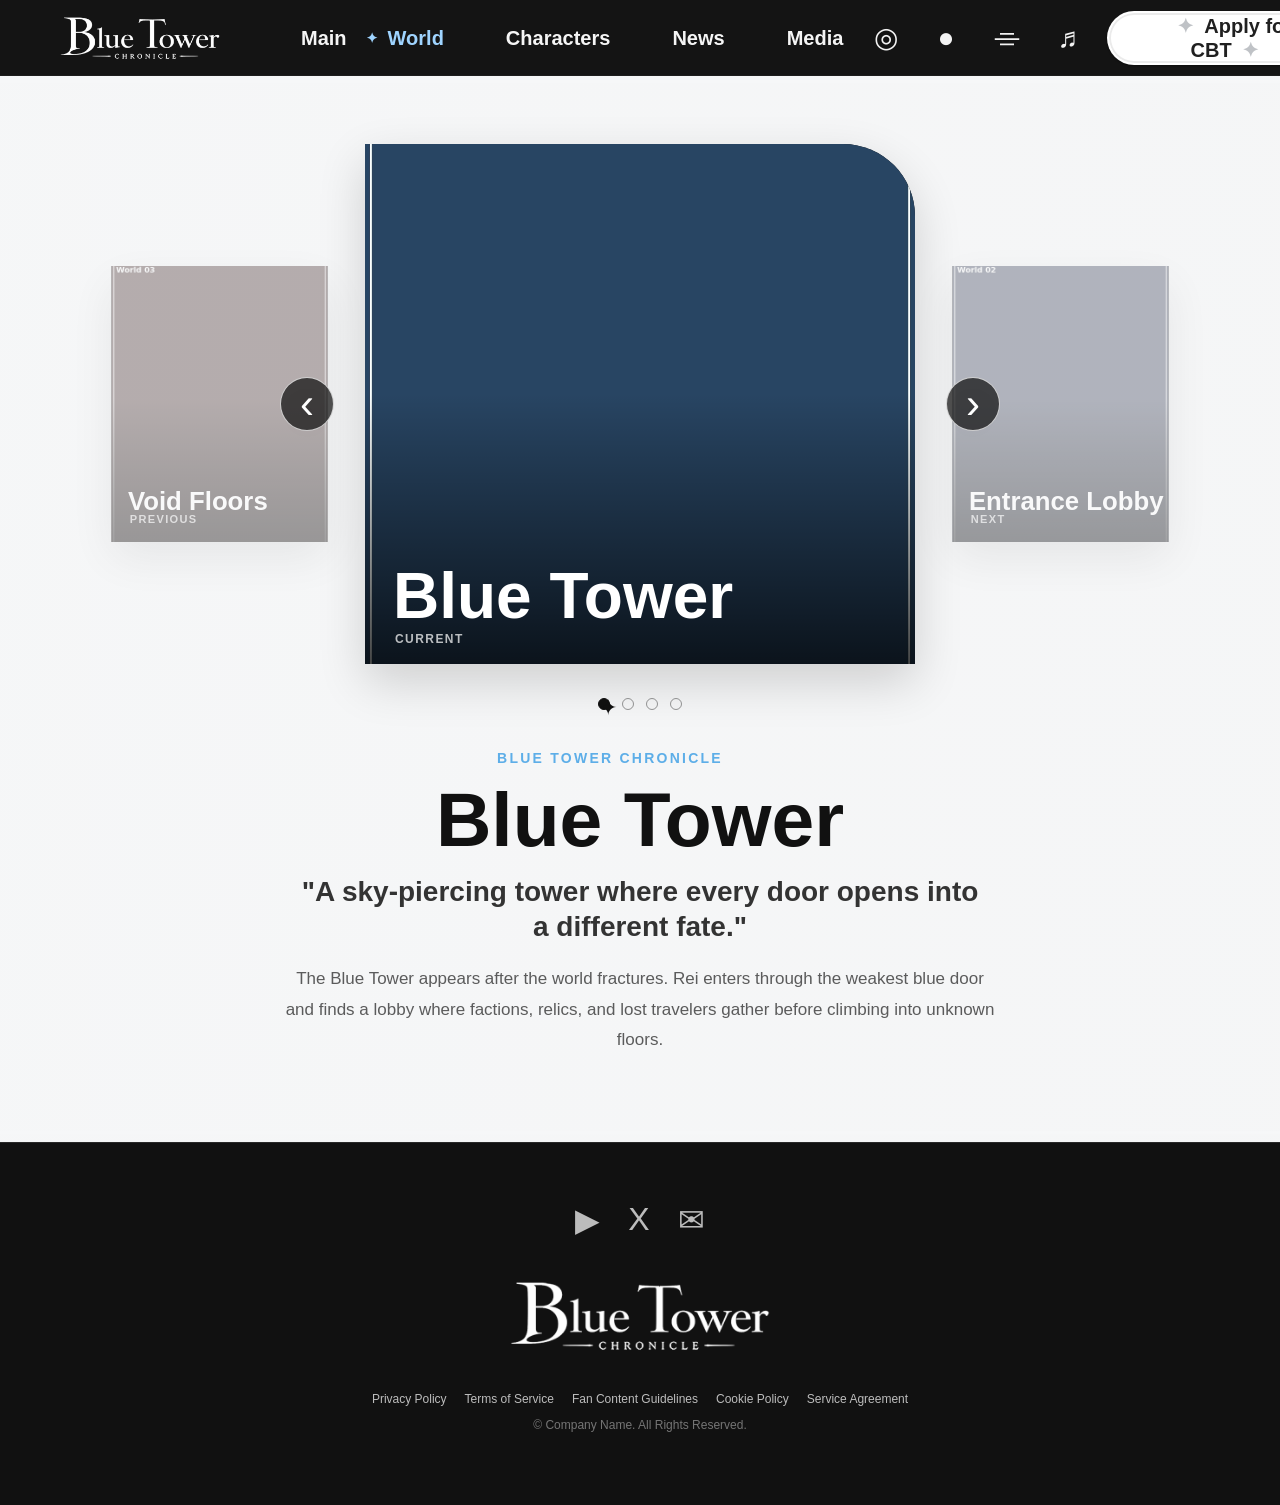
<file: world.html>
<!doctype html>
<html lang="en">
<head>
  <meta charset="utf-8">
  <meta name="viewport" content="width=device-width, initial-scale=1">
  <title>World | Blue Tower Chronicle</title>
  <link rel="stylesheet" href="css/style.css">
</head>
<body class="world-page-body">
  <header class="site-header">
    <a href="index.html#main" class="brand" aria-label="Home"><span class="brand-fallback">Logo</span></a>
    <nav class="nav" aria-label="Primary navigation">
      <a href="index.html">Main</a>
      <a class="active" href="world.html">World</a>
      <a href="character.html">Characters</a>
      <a href="news.html">News</a>
      <a href="media.html">Media</a>
    </nav>
    <div class="header-actions">
      <button class="icon-btn" aria-label="Language">◎</button>
      <button class="icon-btn" aria-label="Notifications">●</button>
      <button class="icon-btn" aria-label="Share">⌯</button>
      <button class="icon-btn" aria-label="Music">♬</button>
      <button class="cta">Apply for CBT</button>
    </div>
  </header>

  <main class="world-page">
    <section class="world-hero" aria-labelledby="world-title">
      <div class="world-page-bg" aria-hidden="true"></div>
      <div class="world-frame" data-world-page-stage>
        <button class="arrow prev" data-world-page-prev aria-label="Previous world">‹</button>
        <article class="world-preview prev-preview" data-world-page-prev-card></article>
        <article class="world-feature-card" data-world-page-active-card></article>
        <article class="world-preview next-preview" data-world-page-next-card></article>
        <button class="arrow next" data-world-page-next aria-label="Next world">›</button>
      </div>

      <div class="dots world-page-dots" data-world-page-dots></div>

      <article class="world-page-copy" data-world-page-copy>
        <p class="eyebrow">Blue Tower Chronicle</p>
        <h1 id="world-title">Blue Tower</h1>
        <blockquote>A sky-piercing tower where every door opens into a different fate.</blockquote>
        <p>The Blue Tower appears after the world fractures. Rei enters through the weakest blue door and finds a lobby where factions, relics, and lost travelers gather before climbing into unknown floors.</p>
      </article>
    </section>
  </main>

  <footer class="footer">
    <div class="socials"><a href="#">▶</a><a href="#">X</a><a href="#">✉</a></div>
    <div class="footer-logo" aria-label="Logo"></div>
    <div class="footer-links">
      <a href="#">Privacy Policy</a>
      <a href="#">Terms of Service</a>
      <a href="#">Fan Content Guidelines</a>
      <a href="#">Cookie Policy</a>
      <a href="#">Service Agreement</a>
    </div>
    <p>© Company Name. All Rights Reserved.</p>
  </footer>

  <script src="js/world.js"></script>
</body>
</html>
</file>
<file: css/style.css>
/* index page styles */
:root {
      --bg-dark: #171717;
      --bg-darker: #0f0f10;
      --text: #f7f7f7;
      --ink: #222;
      --muted: #868686;
      --line: rgba(255, 255, 255, 0.24);
      --accent: #9ed7ff;
      --white-panel: rgba(247, 247, 247, 0.94);
      --shadow: 0 24px 70px rgba(0, 0, 0, 0.35);
    }

    * {
      box-sizing: border-box;
    }

    html {
      scroll-behavior: smooth;
    }

    body {
      margin: 0;
      font-family: Arial, Helvetica, sans-serif;
      background: var(--bg-dark);
      color: var(--text);
      overflow-x: hidden;
    }

    a {
      color: inherit;
      text-decoration: none;
    }

    button {
      font: inherit;
    }

    .site-header {
      position: fixed;
      top: 0;
      left: 0;
      z-index: 50;
      width: 100%;
      height: 74px;
      display: flex;
      align-items: center;
      justify-content: space-between;
      padding: 0 44px 0 56px;
      background: rgba(13, 13, 14, 0.96);
      box-shadow: 0 1px 0 rgba(255, 255, 255, 0.04);
      animation: headerIn 700ms ease-out both;
    }

    .brand {
      width: 156px;
      height: 44px;
      background: url("../assets/image/logo.png") center / contain no-repeat;
      display: block;
    }

    .brand-fallback {
      display: inline-flex;
      align-items: center;
      font-family: Georgia, serif;
      font-size: 28px;
      letter-spacing: 0.01em;
    }

    .nav {
      display: flex;
      gap: 54px;
      margin-left: 56px;
      margin-right: auto;
      align-items: center;
      font-weight: 800;
      font-size: 20px;
    }

    .nav a {
      position: relative;
      line-height: 1;
      transition: color 180ms ease;
    }

    .nav a:hover,
    .nav a.active {
      color: var(--accent);
    }

    .nav a.active::before {
      content: "✦";
      position: absolute;
      left: -22px;
      top: 50%;
      transform: translateY(-50%);
      font-size: 14px;
    }

    .header-actions {
      display: flex;
      align-items: center;
      gap: 24px;
    }

    .icon-btn {
      width: 28px;
      height: 28px;
      border: 0;
      padding: 0;
      background: transparent;
      color: white;
      cursor: pointer;
      font-size: 24px;
      line-height: 1;
      opacity: 0.95;
    }

    .cta {
      border: 2px solid rgba(255, 255, 255, 0.84);
      border-radius: 999px;
      min-width: 220px;
      min-height: 54px;
      padding: 0 28px;
      background: white;
      color: #202020;
      font-weight: 900;
      font-size: 20px;
      box-shadow: inset 0 0 0 2px rgba(0, 0, 0, 0.08);
      cursor: pointer;
    }

    .cta::before,
    .cta::after {
      content: "✦";
      color: #bfc2c6;
      margin: 0 10px;
    }

    .section {
      position: relative;
      min-height: 100vh;
      overflow: hidden;
    }

    .section-reveal {
      opacity: 1;
      transform: translateY(0);
      transition: opacity 850ms ease-out, transform 850ms ease-out;
    }

    body.js-reveal .section-reveal {
      opacity: 0;
      transform: translateY(40px);
    }

    body.js-reveal .section-reveal.is-visible {
      opacity: 1;
      transform: translateY(0);
    }

    .hero {
      height: 100vh;
      min-height: 760px;
      background: #15415f;
    }

    .hero-slide {
      position: absolute;
      inset: 74px 0 0;
      opacity: 0;
      transform: scale(1.035);
      transition: opacity 700ms ease, transform 1400ms ease;
      background-position: center;
      background-size: cover;
    }

    .hero-slide.active {
      opacity: 1;
      transform: scale(1);
    }

    .hero-slide:nth-child(1) {
      background-image:
        linear-gradient(135deg, rgba(17, 91, 142, 0.68), rgba(16, 18, 28, 0.22)),
        url("../assets/image/main-wallpaper-01.jpg");
    }
    .hero-slide:nth-child(2) {
      background-image:
        linear-gradient(135deg, rgba(36, 36, 52, 0.74), rgba(82, 48, 104, 0.22)),
        url("../assets/image/main-wallpaper-02.jpg");
    }
    .hero-slide:nth-child(3) {
      background-image:
        linear-gradient(135deg, rgba(28, 28, 28, 0.78), rgba(180, 180, 190, 0.2)),
        url("../assets/image/main-wallpaper-03.jpg");
    }

    .hero-overlay {
      position: absolute;
      inset: 74px 0 0;
      pointer-events: none;
      background: linear-gradient(to bottom, rgba(0,0,0,0.08), rgba(0,0,0,0.08));
    }

    .arrow {
      position: absolute;
      z-index: 5;
      top: 56%;
      width: 70px;
      height: 96px;
      border: 0;
      background: transparent;
      color: rgba(255, 255, 255, 0.9);
      font-size: 72px;
      cursor: pointer;
      line-height: 1;
      text-shadow: 0 6px 22px rgba(0,0,0,0.28);
    }

    .arrow.prev { left: 44px; }
    .arrow.next { right: 44px; }

    .hero-play {
      position: absolute;
      z-index: 5;
      left: 54px;
      bottom: 172px;
      width: 88px;
      height: 88px;
      border: 2px solid rgba(255,255,255,0.85);
      border-radius: 50%;
      background: rgba(28, 43, 58, 0.42);
      color: white;
      cursor: pointer;
      box-shadow: 0 0 0 8px rgba(255,255,255,0.1);
      font-size: 36px;
    }

    .hero-copy {
      position: absolute;
      z-index: 5;
      bottom: 140px;
      left: 50%;
      transform: translateX(-50%);
      text-align: center;
      letter-spacing: 0.2em;
      font-weight: 800;
      font-size: 24px;
      text-shadow: 0 4px 20px rgba(0,0,0,0.4);
    }

    .hero-copy small {
      display: block;
      margin-bottom: 4px;
      font-family: Georgia, serif;
      font-size: 12px;
      letter-spacing: 0.08em;
    }

    .hero-copy::before {
      content: "";
      display: inline-block;
      width: 56px;
      height: 1px;
      margin: 0 14px 8px 0;
      background: white;
    }

    .hero-cta {
      position: absolute;
      z-index: 5;
      left: 50%;
      bottom: 14px;
      transform: translateX(-50%);
      border-radius: 0;
      min-width: 338px;
      min-height: 66px;
      font-size: 26px;
    }

    .dots {
      display: flex;
      justify-content: center;
      align-items: center;
      gap: 12px;
    }

    .dot {
      width: 11px;
      height: 11px;
      border: 1px solid rgba(0,0,0,0.35);
      border-radius: 50%;
      background: #b8b8b8;
      cursor: pointer;
      padding: 0;
    }

    .dot.active {
      width: 18px;
      height: 18px;
      border: 0;
      background: transparent;
      color: currentColor;
    }

    .dot.active::before {
      content: "✦";
      display: block;
      font-size: 22px;
      line-height: 18px;
    }

    .hero-dots {
      position: absolute;
      z-index: 5;
      left: 50%;
      bottom: 96px;
      transform: translateX(-50%);
      color: white;
    }

    .title {
      margin: 0;
      text-align: center;
      font-size: clamp(42px, 4vw, 58px);
      line-height: 1;
      font-weight: 900;
    }

    .title-line {
      width: 430px;
      max-width: 80%;
      height: 24px;
      margin: 28px auto 56px;
      opacity: 0.45;
      background:
        linear-gradient(90deg, transparent, currentColor, transparent) center / 100% 1px no-repeat;
      position: relative;
    }

    .title-line::after {
      content: "✦";
      position: absolute;
      left: 50%;
      top: 50%;
      transform: translate(-50%, -50%);
      font-size: 24px;
    }

    .light-section {
      color: var(--ink);
      background:
        radial-gradient(circle at 50% 12%, rgba(255,255,255,0.8), transparent 38%),
        url("../assets/image/light-map-bg.jpg") center / cover,
        #f3f3f3;
    }

    .dark-section {
      background:
        radial-gradient(circle at 50% 40%, rgba(255,255,255,0.08), transparent 30%),
        url("../assets/image/dark-texture-bg.jpg") center / cover,
        #1a1a1b;
    }

    .index-news-section {
      padding: 96px 8vw 96px;
      background: #f4f4f4;
    }

    .index-news-grid {
      display: grid;
      grid-template-columns: minmax(360px, 48%) minmax(360px, 1fr);
      gap: 74px;
      align-items: start;
      max-width: 1570px;
      margin: 0 auto;
    }

    .index-featured-card {
      position: relative;
      padding: 28px 28px 0;
      border: 1px solid rgba(0,0,0,0.18);
    }

    .index-featured-card img {
      width: 100%;
      aspect-ratio: 16 / 9;
      object-fit: cover;
      display: block;
    }

    .badge {
      display: inline-block;
      padding: 8px 14px;
      background: #111;
      color: white;
      font-weight: 900;
      font-size: 16px;
    }

    .index-featured-title {
      margin: 28px 0 6px;
      text-align: center;
      font-size: 30px;
      font-weight: 900;
    }

    .index-featured-date {
      text-align: center;
      color: #777;
      font-size: 18px;
      font-weight: 700;
    }

    .mini-pager {
      display: flex;
      justify-content: center;
      gap: 18px;
      align-items: center;
      margin-top: 24px;
      color: #777;
      font-size: 36px;
    }

    .pager-button {
      border: 0;
      background: transparent;
      color: currentColor;
      font-size: 42px;
      line-height: 1;
      cursor: pointer;
      opacity: 0.78;
      transition: opacity 180ms ease, transform 180ms ease;
    }

    .pager-button:hover {
      opacity: 1;
      transform: translateY(-2px);
    }

    .index-news-list {
      border-top: 1px dashed rgba(0,0,0,0.18);
      border-bottom: 1px dashed rgba(0,0,0,0.18);
      padding: 34px 0;
    }

    .index-news-row {
      display: grid;
      grid-template-columns: 80px 1fr 120px;
      gap: 18px;
      align-items: center;
      min-height: 68px;
      padding: 0 28px;
      border-radius: 4px;
      font-size: 22px;
      font-weight: 900;
    }

    .index-news-row:nth-child(2) {
      background: rgba(0,0,0,0.07);
    }

    .index-news-row time {
      color: #777;
      font-weight: 500;
      text-align: right;
    }

    .index-view-all {
      display: block;
      margin: 52px 0 0 auto;
    }

    .index-world-section {
      padding: 160px 5vw 90px;
      min-height: 920px;
    }

    .index-world-carousel {
      position: relative;
      display: grid;
      grid-template-columns: 1fr 1.25fr 1fr;
      gap: 70px;
      align-items: center;
      max-width: 1220px;
      margin: 0 auto;
      transition: opacity 260ms ease, transform 360ms ease;
    }

    .index-world-carousel.is-changing {
      opacity: 0;
      transform: translateY(28px) scale(0.98);
    }

    .index-world-card {
      position: relative;
      min-height: 500px;
      border: 1px solid rgba(255,255,255,0.18);
      background: white;
      color: #222;
      overflow: hidden;
      box-shadow: var(--shadow);
      opacity: 0.45;
      transform: scale(0.86);
      transition: opacity 450ms ease, transform 450ms ease;
    }

    .index-world-card.active {
      opacity: 1;
      transform: scale(1);
    }

    .index-world-card h3 {
      position: relative;
      z-index: 2;
      margin: 34px;
      font-size: 34px;
    }

    .index-world-card img {
      position: absolute;
      inset: 0;
      width: 100%;
      height: 100%;
      object-fit: cover;
      clip-path: polygon(0 48%, 100% 24%, 100% 100%, 0 100%);
    }

    .index-world-section .arrow {
      top: 58%;
    }

    .index-world-dots {
      margin-top: 34px;
      color: white;
    }

    .index-character-section {
      padding-top: 74px;
      background: #fff;
      color: #222;
    }

    .index-character-bg-layer {
      position: absolute;
      inset: 0;
      background: #fff center / cover no-repeat;
      z-index: 0;
      pointer-events: none;
      transition: opacity 260ms ease, background-image 0ms linear 180ms;
    }

    .index-character-section .title {
      position: relative;
      z-index: 2;
      color: white;
      text-shadow: 0 2px 20px rgba(0,0,0,0.25);
      margin-top: 24px;
    }

    .index-character-stage {
      position: relative;
      display: grid;
      grid-template-columns: 52% 48%;
      min-height: calc(100vh - 74px);
      max-width: 1680px;
      margin: -42px auto 0;
      z-index: 1;
    }

    .index-character-art {
      position: relative;
      min-height: 780px;
      overflow: unset;
    }

    .index-character-symbol {
      position: absolute;
      left: 60%;
      top: 8%;
      width: 520px;
      height: 520px;
      background-image: url("../assets/image/faction-symbol-01.png");
      background-position: center;
      background-repeat: no-repeat;
      background-size: contain;
      opacity: 0.3;
      transform: scale(1.8);
      z-index: 0;
      pointer-events: none;
      transition: opacity 260ms ease, transform 450ms ease, background-image 0ms linear 260ms;
    }

    .index-character-art img {
      position: absolute;
      inset: 0;
      width: 100%;
      height: 100%;
      object-fit: contain;
      object-position: 50% 50%;
      display: block;
      transform: scale(var(--character-scale, 2)) translateX(var(--character-offset-x, -10%)) translateY(var(--character-offset-y, 15%));
      transform-origin: center center;
      filter: drop-shadow(0 22px 36px rgba(0,0,0,0.34));
      transition: opacity 300ms ease, transform 450ms ease;
      z-index: 1;
    }

    .index-character-art.switching .index-character-symbol {
      opacity: 0;
      transform: scale(1.8) translateX(70px);
    }

    .index-character-art.switching img {
      opacity: 0;
      transform: scale(var(--character-scale, 2)) translateX(calc(var(--character-offset-x, -10%) + 70px)) translateY(var(--character-offset-y, 15%));
    }

    .index-character-info {
      position: relative;
      z-index: 4;
      display: flex;
      flex-direction: column;
      justify-content: center;
      padding: 120px 80px 80px;
    }

    .index-character-group {
      margin: 0 0 36px;
      font-size: 24px;
      font-weight: 900;
      transition: opacity 220ms ease;
    }

    .index-character-name {
      margin: 0 0 42px;
      font-size: 64px;
      font-weight: 900;
      line-height: 1;
      transition: opacity 220ms ease;
    }

    .index-character-info.switching .index-character-group,
    .index-character-info.switching .index-character-name {
      opacity: 0;
    }

    .index-character-thumbs {
      display: flex;
      align-items: center;
      gap: 28px;
      margin-top: 110px;
      position: relative;
      z-index: 1;
    }

    .index-character-selector {
      position: relative;
      z-index: 10;
      display: flex;
      align-items: center;
      gap: 24px;
      margin-top: 110px;
      pointer-events: auto;
    }

    .index-character-selector .index-character-thumbs {
      margin-top: 0;
    }

    .index-character-arrow {
      position: relative;
      z-index: 12;
      flex: 0 0 64px;
      width: 64px;
      height: 96px;
      border: 0;
      border-radius: 999px;
      background: rgba(255, 255, 255, 0.01);
      color: #777;
      font-size: 64px;
      line-height: 1;
      cursor: pointer;
      pointer-events: auto;
      transition: color 180ms ease, transform 180ms ease;
    }

    .index-character-arrow:hover {
      color: #222;
      background: rgba(0, 0, 0, 0.04);
      transform: translateY(-2px);
    }

    .index-character-thumb {
      width: 144px;
      height: 270px;
      border: 1px solid rgba(0,0,0,0.22);
      background: #222;
      padding: 8px;
      cursor: pointer;
      opacity: 0.82;
      transition: transform 180ms ease, opacity 180ms ease, box-shadow 180ms ease;
    }

    .index-character-thumb.active {
      opacity: 1;
      transform: translateY(-6px);
      box-shadow: 0 0 0 5px rgba(124, 94, 189, 0.45);
    }

    .index-character-thumb img {
      width: 100%;
      height: 100%;
      object-fit: cover;
    }

    .index-character-dots {
      margin-top: 26px;
      justify-content: flex-start;
    }

    .index-media-section {
      padding: 126px 8vw 86px;
      min-height: 930px;
      background: #1a1a1b;
    }

    .index-video-row {
      display: grid;
      grid-template-columns: repeat(3, minmax(220px, 1fr));
      gap: 70px;
      max-width: 1570px;
      margin: 0 auto;
    }

    .index-video-card,
    .index-asset-card {
      position: relative;
    }

    .index-video-card img {
      width: 100%;
      aspect-ratio: 16 / 9;
      object-fit: cover;
      border: 1px solid rgba(255,255,255,0.18);
      display: block;
    }

    .index-play-small {
      position: absolute;
      left: 50%;
      top: 50%;
      transform: translate(-50%, -50%);
      width: 70px;
      height: 70px;
      border: 2px solid white;
      border-radius: 50%;
      background: rgba(0,0,0,0.25);
      color: white;
      font-size: 28px;
    }

    .index-video-card h3,
    .index-asset-card h3 {
      position: absolute;
      left: 0;
      right: 0;
      bottom: 18px;
      margin: 0;
      text-align: center;
      font-size: 24px;
      text-shadow: 0 4px 14px rgba(0,0,0,0.8);
    }

    .index-asset-row {
      display: grid;
      grid-template-columns: repeat(5, minmax(180px, 1fr));
      gap: 28px;
      max-width: 1570px;
      margin: 70px auto 0;
    }

    .index-asset-card img {
      width: 100%;
      aspect-ratio: 16 / 9;
      object-fit: cover;
      display: block;
    }

    .index-asset-card .tag {
      position: absolute;
      left: 0;
      top: 0;
      padding: 7px 14px;
      background: #151515;
      border-radius: 0 0 10px 0;
      color: #8cf2e0;
      font-weight: 900;
    }

    .footer {
      min-height: 360px;
      padding: 58px 24px;
      background: #101010;
      color: white;
      text-align: center;
    }

    .socials {
      display: flex;
      justify-content: center;
      gap: 26px;
      margin-bottom: 32px;
      font-size: 32px;
    }

    .footer-logo {
      width: 220px;
      height: 58px;
      margin: 0 auto 28px;
      background: url("../assets/image/logo.png") center / contain no-repeat;
    }

    .footer-links {
      display: flex;
      justify-content: center;
      flex-wrap: wrap;
      gap: 18px;
      color: #ddd;
      margin-bottom: 24px;
    }

    .modal {
      position: fixed;
      inset: 0;
      z-index: 100;
      display: none;
      align-items: center;
      justify-content: center;
      padding: 40px;
      background: rgba(0,0,0,0.82);
    }

    .modal.open {
      display: flex;
    }

    .modal-box {
      position: relative;
      width: min(1000px, 92vw);
      aspect-ratio: 16 / 9;
      background: #000;
      box-shadow: var(--shadow);
    }

    .modal-box video {
      width: 100%;
      height: 100%;
      display: block;
    }

    .close {
      position: absolute;
      right: -8px;
      top: -54px;
      border: 0;
      background: transparent;
      color: white;
      font-size: 42px;
      cursor: pointer;
    }

    @keyframes headerIn {
      from { opacity: 0; transform: translateY(-18px); }
      to { opacity: 1; transform: translateY(0); }
    }

    @media (max-width: 1080px) {
      .site-header {
        padding: 0 18px;
      }

      .nav {
        display: none;
      }

      .header-actions {
        gap: 12px;
      }

      .cta {
        min-width: auto;
        min-height: 46px;
        padding: 0 16px;
        font-size: 16px;
      }

      .hero {
        min-height: 680px;
      }

      .hero-play {
        left: 24px;
        bottom: 150px;
      }

      .index-news-grid,
      .index-world-carousel,
      .index-character-stage,
      .index-video-row,
      .index-asset-row {
        grid-template-columns: 1fr;
      }

      .index-world-card {
        min-height: 360px;
      }

      .index-world-card:not(.active) {
        display: none;
      }

      .index-character-section {
        background: #fff;
      }

      .index-character-section .title {
        color: #222;
        text-shadow: none;
      }

      .index-character-stage {
        margin-top: 0;
      }

      .index-character-art {
        min-height: 520px;
      }

      .index-character-info {
        padding: 48px 24px;
      }

      .index-character-thumbs {
        overflow-x: auto;
      }

      .index-character-selector {
        margin-top: 40px;
        gap: 10px;
      }

      .index-character-arrow {
        font-size: 46px;
      }
    }

    @media (prefers-reduced-motion: reduce) {
      *, *::before, *::after {
        animation-duration: 1ms !important;
        transition-duration: 1ms !important;
        scroll-behavior: auto !important;
      }
    }

/* character page styles */
    :root {
      --accent: #9ed7ff;
      --ink: #222;
      --dark: #111113;
      --line: rgba(255, 255, 255, 0.18);
    }

    * {
      box-sizing: border-box;
    }

    body {
      margin: 0;
      min-height: 100vh;
      overflow-x: hidden;
      font-family: Arial, Helvetica, sans-serif;
      background: #151517;
      color: white;
    }

    a {
      color: inherit;
      text-decoration: none;
    }

    button {
      font: inherit;
    }

    .site-header {
      position: fixed;
      inset: 0 0 auto;
      z-index: 50;
      height: 76px;
      display: flex;
      align-items: center;
      justify-content: space-between;
      padding: 0 44px 0 60px;
      background: #141414;
      box-shadow: 0 1px 0 rgba(255, 255, 255, 0.04);
    }

    .brand {
      width: 156px;
      height: 44px;
      display: block;
      background: url("../assets/image/logo.png") center / contain no-repeat;
      font-family: Georgia, serif;
      font-size: 28px;
    }

    .brand span {
      opacity: 0;
    }

    .nav {
      display: flex;
      gap: 54px;
      margin-left: 56px;
      margin-right: auto;
      align-items: center;
      font-weight: 800;
      font-size: 20px;
    }

    .nav a {
      position: relative;
      transition: color 180ms ease;
    }

    .nav a:hover,
    .nav a.active {
      color: var(--accent);
    }

    .nav a.active::before {
      content: "✦";
      position: absolute;
      left: -22px;
      top: 50%;
      transform: translateY(-50%);
      font-size: 14px;
    }

    .header-actions {
      display: flex;
      align-items: center;
      gap: 24px;
    }

    .icon-btn {
      border: 0;
      padding: 0;
      background: transparent;
      color: white;
      cursor: pointer;
      font-size: 24px;
      line-height: 1;
    }

    .cta {
      min-width: 220px;
      min-height: 54px;
      border: 2px solid rgba(255, 255, 255, 0.84);
      border-radius: 999px;
      padding: 0 28px;
      background: white;
      color: #202020;
      font-weight: 900;
      font-size: 20px;
      cursor: pointer;
      box-shadow: inset 0 0 0 2px rgba(0, 0, 0, 0.08);
    }

    .cta::before,
    .cta::after {
      content: "✦";
      color: #bfc2c6;
      margin: 0 10px;
    }

    .character-page {
      position: relative;
      height: 1080px;
      min-height: 100vh;
      padding-top: 76px;
      overflow: hidden;
      background: #f7f4ee;
      isolation: isolate;
    }

    .character-bg-art {
      position: absolute;
      inset: 76px 190px 0 0;
      background-image: var(--profile-bg, url("../assets/image/character-bg-01.png"));
      background-position: center;
      background-size: cover;
      background-repeat: no-repeat;
      filter: none;
      opacity: 1;
      transform: translateX(0);
      transition: background-image 420ms ease, opacity 620ms ease, transform 900ms ease;
      z-index: 1;
    }

    .character-bg-art.is-entering {
      animation: characterBgEnter 1100ms ease both;
    }

    .character-map {
      --character-map-width: 820px;
      --character-map-height: 100%;
      --character-map-right: 190px;
      --character-map-top: 76px;
      --character-map-color-start: rgba(219, 239, 255, 0.94);
      --character-map-color-end: rgba(247, 251, 255, 0.98);
      position: absolute;
      right: var(--character-map-right);
      top: var(--character-map-top);
      width: var(--character-map-width);
      height: var(--character-map-height);
      z-index: 2;
      pointer-events: none;
      opacity: 1;
      background: linear-gradient(90deg, var(--character-map-color-start), var(--character-map-color-end));
      /* Diagonal shape - enable later if needed
      clip-path: polygon(
        0 0,
        100% 0,
        calc(100% - 967px) 100%,
        0 100%
      );
      */
    }

    .character-portrait {
      position: absolute;
      top: 90px;
      left: 270px;
      bottom: auto;
      z-index: 3;
      width: 770px;
      height: 990px;
      pointer-events: none;
    }

    .character-portrait img {
      position: absolute;
      inset: 0;
      width: 100%;
      height: 100%;
      object-fit: contain;
      object-position: bottom center;
      filter: drop-shadow(0 24px 34px rgba(0, 0, 0, 0.26));
      transition: opacity 260ms ease, transform 420ms ease;
    }

    .character-portrait img.is-entering {
      animation: characterPortraitEnter 580ms ease both;
    }

    @keyframes characterBgEnter {
      from {
        opacity: 0;
        transform: translateX(-96px);
      }

      to {
        opacity: 1;
        transform: translateX(0);
      }
    }

    @keyframes characterPortraitEnter {
      from {
        opacity: 0;
        transform: translateX(-56px);
      }

      to {
        opacity: 1;
        transform: translateX(0);
      }
    }

    .character-page.is-changing .character-bg-art,
    .character-page.is-changing .character-portrait img {
      opacity: 0;
      transform: translateX(72px);
    }

    .character-page.is-changing .character-copy {
      opacity: 0;
      transform: translateY(20px);
    }

    .character-page .character-copy {
      position: relative;
      z-index: 4;
      width: 600px;
      margin-left: 1060px;
      padding-top: 144px;
      color: #1e1e22;
      transition: opacity 260ms ease, transform 420ms ease;
    }

    .character-page .character-faction {
      margin: 0 0 24px;
      color: #0f1720;
      font-size: 22px;
      font-weight: 700;
      line-height: 30px;
    }

    .character-page .character-faction::before {
      content: "✦";
      margin-right: 14px;
    }

    .character-page .character-name {
      margin: 0 0 26px;
      font-size: 52px;
      line-height: 64px;
      font-weight: 900;
      color: #2c2c30;
    }

    .character-page .character-quote {
      margin: 0 0 24px;
      font-size: 20px;
      line-height: 28px;
      font-weight: 700;
      color: #111827;
    }

    .character-page .character-desc {
      margin: 0 0 26px;
      color: #1f2933;
      max-height: 240px;
      padding-right: 10px;
      overflow-y: auto;
      font-size: 16px;
      line-height: 24px;
      font-weight: 500;
    }

    .character-page .share-character {
      border: 3px solid rgba(0, 0, 0, 0.52);
      border-radius: 4px;
      padding: 14px 28px;
      background: #1d1d20;
      color: white;
      font-weight: 900;
      cursor: pointer;
      box-shadow: 3px 3px 0 rgba(0, 0, 0, 0.22);
    }

    .character-page .share-character span {
      margin-right: 12px;
    }

    .character-page .character-thumbs {
      position: absolute;
      top: 819px;
      left: 1024px;
      bottom: auto;
      z-index: 10;
      display: flex;
      align-items: center;
      gap: 8px;
      width: 328px;
      transform: none;
    }

    .character-page .thumb-arrow {
      align-self: center;
      border: 0;
      background: transparent;
      color: rgba(20, 22, 28, 0.36);
      width: 28px;
      height: 28px;
      display: inline-flex;
      align-items: center;
      justify-content: center;
      font-size: 34px;
      line-height: 1;
      cursor: pointer;
      transition: color 180ms ease, transform 180ms ease;
    }

    .character-page .thumb-arrow:hover {
      color: rgba(20, 22, 28, 0.72);
      transform: translateY(-2px);
    }

    .character-page .thumb-list {
      display: flex;
      flex-direction: row;
      align-items: center;
      gap: 8px;
      width: 256px;
      overflow: hidden;
    }

    .character-page .thumb {
      flex: 0 0 80px;
      width: 80px;
      height: 143px;
      border: 0;
      background: transparent;
      padding: 0;
      cursor: pointer;
      opacity: 0.9;
      position: relative;
      transition: transform 180ms ease, opacity 180ms ease, box-shadow 180ms ease;
    }

    .character-page .thumb.active {
      opacity: 1;
      transform: translateY(-4px);
    }

    .character-page .thumb-frame {
      position: absolute;
      inset: 0;
      border-radius: 50px 50px 0 0;
      background: rgba(41, 41, 43, 0.92);
      box-shadow: 0 4px 8px rgba(0, 0, 0, 0.56);
    }

    .character-page .thumb-artwork {
      position: absolute;
      inset: 4px;
      overflow: hidden;
      border-radius: 50px 50px 0 0;
      background: #29292b;
    }

    .character-page .thumb-line {
      position: absolute;
      inset: 6px;
      border: 1px solid rgba(116, 165, 255, 0.3);
      border-radius: 50px 50px 0 0;
      pointer-events: none;
    }

    .character-page .thumb-ring {
      position: absolute;
      inset: 4px;
      border: 3px solid #9fd4ff;
      border-radius: 50px 50px 0 0;
      opacity: 0;
      transition: opacity 220ms cubic-bezier(0.4, 0, 0.2, 1);
      pointer-events: none;
    }

    .character-page .thumb.active .thumb-ring {
      opacity: 1;
    }

    .character-page .thumb img {
      width: 100%;
      height: 100%;
      display: block;
      object-fit: cover;
    }

    .character-page .faction-rail {
      position: absolute;
      top: 76px;
      right: 0;
      bottom: 0;
      z-index: 12;
      width: 190px;
      padding: 0 16px 80px;
      overflow-y: auto;
      background:
        linear-gradient(180deg, rgba(41, 41, 43, 0), rgba(41, 41, 43, 0.8)),
        url("../assets/image/dark-texture-bg.jpg") center / cover no-repeat;
      border-left: 1px solid var(--line);
      scrollbar-width: none;
    }

    .character-page .faction-rail::-webkit-scrollbar {
      width: 0;
      height: 0;
    }

    .footer {
      position: relative;
      z-index: 20;
      min-height: 320px;
      padding: 60px 140px 80px;
      background: #1a1a1b;
      color: #f7f3ee;
      text-align: center;
      border-top: 1px solid rgba(255, 255, 255, 0.1);
    }

    .footer-socials {
      display: flex;
      justify-content: center;
      gap: 32px;
      margin-bottom: 55px;
      font-size: 32px;
      color: rgba(255, 255, 255, 0.36);
    }

    .footer-logo {
      width: 260px;
      height: 95px;
      margin: 30px auto 28px;
      background: url("../assets/image/logo.png") center / contain no-repeat;
    }

    .footer-links {
      display: flex;
      flex-wrap: wrap;
      justify-content: center;
      gap: 4px 18px;
      margin: 32px auto 8px;
      font-size: 12px;
      font-weight: 500;
      color: rgba(255, 255, 255, 0.45);
    }

    .footer p {
      margin: 0;
      color: rgba(255, 255, 255, 0.36);
      font-size: 12px;
      line-height: 1.6;
    }

    .character-page .faction-card {
      width: 100%;
      height: 194px;
      margin-bottom: 12px;
      border: 1px solid rgba(255, 255, 255, 0.12);
      border-radius: 0 0 30px 0;
      background: #29292b;
      color: rgba(255, 255, 255, 0.36);
      cursor: pointer;
      display: grid;
      place-items: center;
      gap: 10px;
      text-align: center;
      padding: 18px 10px;
      font-weight: 900;
      transition: background 180ms ease, color 180ms ease, transform 180ms ease;
    }

    .character-page .faction-card.active {
      background: #fff;
      color: #29292b;
      border-radius: 0 0 30px 0;
      transform: none;
    }

    .character-page .faction-card img {
      width: 96px;
      height: 96px;
      object-fit: contain;
      opacity: 0.6;
      filter: grayscale(1);
    }

    .character-page .faction-card.active img {
      opacity: 1;
      filter: none;
    }

    .character-page .faction-card small {
      display: block;
      font-size: 13px;
      line-height: 1.35;
    }

    @media (max-width: 1100px) {
      .site-header {
        padding: 0 18px;
      }

      .nav {
        gap: 18px;
        margin-left: 20px;
        font-size: 15px;
      }

      .header-actions {
        display: none;
      }

      .character-page {
        height: auto;
        min-height: 100vh;
        padding-bottom: 260px;
      }

      .character-bg-art {
        inset: 76px 0 auto 0;
        height: 42vh;
      }

      .character-portrait {
        position: relative;
        left: auto;
        bottom: auto;
        width: min(78vw, 420px);
        height: 560px;
        margin: 38px auto 0;
      }

      .character-page .character-copy {
        width: auto;
        margin: 0;
        padding: 20px 24px 0;
      }

      .character-page .character-thumbs {
        position: absolute;
        left: 0;
        right: 0;
        bottom: 0;
        top: auto;
        width: auto;
        justify-content: center;
        overflow-x: auto;
        padding: 0 16px;
        transform: none;
      }

      .character-page .faction-rail {
        position: relative;
        top: auto;
        right: auto;
        bottom: auto;
        width: 100%;
        display: flex;
        gap: 12px;
        padding: 18px;
        overflow-x: auto;
      }

      .character-page .faction-card {
        flex: 0 0 150px;
        min-height: 150px;
        height: 150px;
        margin: 0;
      }
    }


/* news page styles */
    :root {
      --accent: #9fd4ff;
      --ink: #29292b;
      --muted: rgba(0, 0, 0, 0.45);
      --home-bg: #1a1a1b;
      --home-fg: #f7f3ee;
    }

    * {
      box-sizing: border-box;
    }

    body {
      margin: 0;
      min-height: 100vh;
      overflow-x: hidden;
      background: var(--home-bg);
      color: var(--ink);
      font-family: Arial, Helvetica, sans-serif;
    }

    a {
      color: inherit;
      text-decoration: none;
    }

    button {
      font: inherit;
    }

    .site-header {
      position: fixed;
      inset: 0 0 auto;
      z-index: 50;
      height: 76px;
      display: flex;
      align-items: center;
      justify-content: space-between;
      padding: 0 44px 0 60px;
      background: #141414;
      box-shadow: inset 0 -1px 0 rgba(255, 255, 255, 0.04);
    }

    .brand {
      width: 160px;
      height: 58px;
      display: block;
      background: url("../assets/image/logo.png") center / contain no-repeat;
      flex: none;
    }

    .brand span {
      opacity: 0;
    }

    .nav {
      display: flex;
      align-items: center;
      gap: 20px;
      margin-left: 60px;
      margin-right: auto;
      font-size: 20px;
      font-weight: 800;
      line-height: 28px;
    }

    .nav a {
      min-height: 54px;
      display: inline-flex;
      align-items: center;
      gap: 8px;
      padding-right: 21px;
      color: rgba(255, 255, 255, 0.96);
      transition: color 180ms ease;
    }

    .nav a::before {
      content: "✦";
      width: 13px;
      opacity: 0;
      color: inherit;
      font-size: 13px;
      transition: opacity 180ms ease;
    }

    .nav a:hover,
    .nav a.active {
      color: var(--accent);
    }

    .nav a:hover::before,
    .nav a.active::before {
      opacity: 1;
    }

    .header-actions {
      display: flex;
      align-items: center;
      gap: 18px;
      color: white;
    }

    .icon-btn {
      width: 48px;
      height: 48px;
      display: grid;
      place-items: center;
      border: 0;
      padding: 0;
      background: transparent;
      color: white;
      cursor: pointer;
      font-size: 28px;
      line-height: 1;
    }

    .icon-btn.is-muted {
      opacity: 0.36;
    }

    .cta {
      min-width: 224px;
      min-height: 54px;
      border: 2px solid rgba(255, 255, 255, 0.84);
      border-radius: 999px;
      padding: 0 28px;
      background: white;
      color: #202020;
      font-weight: 900;
      font-size: 20px;
      cursor: pointer;
      box-shadow: 0 1px 2px rgba(0, 0, 0, 0.4), inset 0 0 0 2px rgba(0, 0, 0, 0.08);
    }

    .cta::before,
    .cta::after {
      content: "✦";
      color: #bfc2c6;
      margin: 0 10px;
    }

    .page-news {
      width: 100%;
      min-height: 1080px;
      padding: 156px 0 100px;
      position: relative;
      overflow: hidden;
      background:
        linear-gradient(90deg, rgba(246, 246, 247, 0.88), rgba(246, 246, 247, 0.96)),
        url("../assets/image/light-map-bg.jpg") top center / cover no-repeat,
        #f6f6f7;
    }

    .page-news::before {
      content: "";
      position: absolute;
      inset: 76px 0 0;
      background:
        radial-gradient(circle at 50% 15%, rgba(255, 255, 255, 0.5), transparent 38%),
        linear-gradient(90deg, transparent 0 14%, rgba(255, 255, 255, 0.26) 14% 15%, transparent 15% 30%, rgba(255, 255, 255, 0.18) 30% 31%, transparent 31% 100%);
      pointer-events: none;
    }

    .news-inner {
      position: relative;
      z-index: 1;
      width: min(1580px, calc(100vw - 72px));
      margin: 0 auto;
    }

    .page-tabs {
      display: flex;
      flex-wrap: wrap;
      align-items: center;
      gap: 12px;
      margin-bottom: 48px;
    }

    .tab-button {
      min-width: 176px;
      min-height: 54px;
      padding: 4px;
      border: 0;
      border-radius: 999px;
      background: rgba(255, 255, 255, 0.96);
      box-shadow: 0 1px 2px rgba(0, 0, 0, 0.4);
      cursor: pointer;
      color: var(--ink);
      transition: background 180ms ease, color 180ms ease, transform 180ms ease;
    }

    .tab-button span {
      min-height: 46px;
      display: flex;
      align-items: center;
      justify-content: center;
      gap: 12px;
      border: 1px solid rgba(0, 0, 0, 0.24);
      border-radius: 999px;
      padding: 8px 24px;
      font-size: 20px;
      font-weight: 800;
      line-height: 28px;
    }

    .tab-button span::before,
    .tab-button span::after {
      content: "✦";
      color: rgba(0, 0, 0, 0.24);
      opacity: 0;
    }

    .tab-button.active {
      background: #1a1a1b;
      color: white;
    }

    .tab-button.active span {
      border-color: rgba(255, 255, 255, 0.32);
    }

    .tab-button.active span::before,
    .tab-button.active span::after {
      opacity: 1;
      color: rgba(255, 255, 255, 0.32);
    }

    .page-news .news-grid {
      display: grid;
      grid-template-columns: repeat(3, minmax(0, 500px));
      gap: 44px 34px;
      align-items: start;
      list-style: none;
      margin: 0;
      padding: 0;
    }

    .news-card {
      display: flex;
      flex-direction: column;
      color: inherit;
      text-decoration: none;
      min-width: 0;
    }

    .news-thumb {
      width: 500px;
      max-width: 100%;
      height: 292px;
      display: block;
      position: relative;
      overflow: hidden;
      border: 1px solid rgba(41, 41, 43, 0.18);
      background: rgba(255, 255, 255, 0.48);
      box-shadow: inset 0 0 0 1px rgba(255, 255, 255, 0.5), 0 1px 2px rgba(0, 0, 0, 0.08);
    }

    .news-thumb::before,
    .news-thumb::after {
      content: "";
      z-index: 2;
      width: 20px;
      height: 20px;
      position: absolute;
      border-color: rgba(41, 41, 43, 0.2);
      pointer-events: none;
    }

    .news-thumb::before {
      left: 10px;
      bottom: 10px;
      border-left: 1px solid;
      border-bottom: 1px solid;
    }

    .news-thumb::after {
      right: 10px;
      top: 10px;
      border-right: 1px solid;
      border-top: 1px solid;
    }

    .news-thumb img {
      width: 100%;
      height: 100%;
      object-fit: cover;
      display: block;
      transition: transform 500ms cubic-bezier(0.4, 0, 0.2, 1);
    }

    .news-card:hover .news-thumb img {
      transform: scale(1.06);
    }

    .news-meta {
      display: grid;
      gap: 4px;
      padding: 12px 10px 0;
    }

    .news-meta-row {
      display: grid;
      grid-template-columns: max-content minmax(0, 1fr);
      align-items: center;
      gap: 12px;
      min-width: 0;
    }

    .badge {
      min-width: 52px;
      min-height: 28px;
      display: inline-flex;
      align-items: center;
      justify-content: center;
      padding: 3px 10px;
      border-radius: 0 8px 0 0;
      background: #1a1a1b;
      color: #fff;
      font-size: 14px;
      font-weight: 800;
      line-height: 22px;
      white-space: nowrap;
    }

    .news-title {
      min-width: 0;
      margin: 0;
      color: #29292b;
      font-size: 22px;
      font-weight: 800;
      line-height: 30px;
      text-overflow: ellipsis;
      white-space: nowrap;
      overflow: hidden;
    }

    .news-date {
      margin: 0;
      color: var(--muted);
      font-size: 16px;
      font-weight: 600;
      line-height: 24px;
    }

    .bottom-rail {
      display: flex;
      align-items: center;
      gap: 20px;
      margin: 58px 0 92px;
    }

    .bottom-line-group {
      flex: 1;
      display: flex;
      align-items: center;
      gap: 10px;
    }

    .bottom-line {
      flex: 1;
      height: 1px;
      background: repeating-linear-gradient(90deg, rgba(41, 41, 43, 0.2) 0 1px, transparent 1px 8px);
    }

    .bottom-sparkle {
      color: rgba(41, 41, 43, 0.34);
      font-size: 34px;
    }

    .more-button {
      min-height: 48px;
      min-width: 150px;
      padding: 4px;
      border: 0;
      background: rgba(255, 255, 255, 0.94);
      box-shadow: 0 1px 2px rgba(0, 0, 0, 0.4);
      cursor: pointer;
      color: var(--ink);
    }

    .more-button span {
      min-height: 40px;
      display: flex;
      align-items: center;
      justify-content: center;
      gap: 8px;
      border: 1px solid rgba(0, 0, 0, 0.24);
      padding: 6px 20px;
      font-size: 22px;
      font-weight: 800;
      line-height: 30px;
    }

    .site-footer {
      position: relative;
      z-index: 2;
      padding: 60px 140px 80px;
      background: var(--home-bg);
      color: var(--home-fg);
      text-align: center;
    }

    .footer-socials {
      display: flex;
      justify-content: center;
      gap: 32px;
      margin: 0 0 55px;
      font-size: 32px;
      color: rgba(255, 255, 255, 0.36);
    }

    .footer-divider {
      width: 100%;
      height: 1px;
      background: rgba(255, 255, 255, 0.08);
    }

    .footer-logo {
      width: 260px;
      height: 95px;
      margin: 30px auto 0;
      background: url("../assets/image/logo.png") center / contain no-repeat;
    }

    .footer-links {
      display: flex;
      flex-wrap: wrap;
      justify-content: center;
      gap: 4px 18px;
      margin: 32px auto 8px;
      color: rgba(255, 255, 255, 0.45);
      font-size: 12px;
      line-height: 1.5;
    }

    .site-footer p {
      margin: 8px 0 0;
      color: rgba(255, 255, 255, 0.36);
      font-size: 12px;
      line-height: 1.6;
    }

    [hidden] {
      display: none !important;
    }

    @media (max-width: 1100px) {
      .site-header {
        padding: 0 18px;
      }

      .brand {
        width: 132px;
      }

      .nav {
        gap: 8px;
        margin-left: 18px;
        font-size: 14px;
      }

      .nav a {
        padding-right: 6px;
      }

      .header-actions {
        display: none;
      }

      .page-news {
        padding: 118px 0 64px;
      }

      .news-inner {
        width: calc(100vw - 32px);
      }

      .page-tabs {
        gap: 8px;
        margin-bottom: 28px;
        overflow-x: auto;
        flex-wrap: nowrap;
        padding-bottom: 4px;
      }

      .tab-button {
        min-width: 120px;
      }

      .tab-button span {
        min-height: 40px;
        font-size: 15px;
        line-height: 22px;
      }

      .page-news .news-grid {
        grid-template-columns: 1fr;
        gap: 32px;
      }

      .news-thumb {
        width: 100%;
        height: auto;
        aspect-ratio: 500 / 292;
      }

      .news-title {
        font-size: 18px;
        line-height: 26px;
      }

      .bottom-rail {
        margin-bottom: 40px;
      }

      .site-footer {
        padding: 48px 24px 64px;
      }
    }

    /* Full World page */
    .world-page-body {
      min-height: 100vh;
      background: #f6f7f8;
      color: #111;
      overflow-x: hidden;
    }

    .world-page {
      min-height: 100vh;
      padding-top: 72px;
      background: #f6f7f8;
    }

    .world-hero {
      position: relative;
      min-height: calc(100vh - 72px);
      padding: 72px 8vw 86px;
      overflow: hidden;
      isolation: isolate;
    }

    .world-page-bg {
      position: absolute;
      inset: 0;
      z-index: -1;
      background:
        linear-gradient(90deg, rgba(246, 247, 248, 0.93), rgba(246, 247, 248, 0.86)),
        url("../assets/image/light-map-bg.jpg") center / cover no-repeat;
      opacity: 0.98;
    }

    .world-frame {
      position: relative;
      display: grid;
      grid-template-columns: minmax(170px, 0.58fr) minmax(420px, 1.36fr) minmax(170px, 0.58fr);
      align-items: center;
      gap: 28px;
      max-width: 1360px;
      min-height: 430px;
      margin: 0 auto;
      transition: opacity 360ms ease, transform 360ms ease;
    }

    .world-frame.is-changing {
      opacity: 0;
      transform: translateX(34px);
    }

    .world-feature-card,
    .world-preview {
      position: relative;
      overflow: hidden;
      background: #111;
      box-shadow: 0 18px 48px rgba(0, 0, 0, 0.16);
    }

    .world-feature-card {
      height: min(54vw, 520px);
      min-height: 390px;
      border-radius: 0 72px 0 0;
    }

    .world-preview {
      height: 300px;
      opacity: 0.42;
      filter: grayscale(0.12) saturate(0.78);
      transform: scale(0.92);
    }

    .world-feature-card img,
    .world-preview img {
      width: 100%;
      height: 100%;
      display: block;
      object-fit: cover;
    }

    .world-feature-card::after,
    .world-preview::after {
      content: "";
      position: absolute;
      inset: 0;
      background: linear-gradient(180deg, transparent 48%, rgba(0, 0, 0, 0.72));
      pointer-events: none;
    }

    .world-feature-card h2,
    .world-preview h2 {
      position: absolute;
      left: 28px;
      bottom: 38px;
      z-index: 1;
      margin: 0;
      color: #fff;
      font-size: clamp(36px, 5vw, 76px);
      line-height: 0.9;
      letter-spacing: 0;
    }

    .world-preview h2 {
      left: 18px;
      bottom: 32px;
      font-size: 28px;
    }

    .world-feature-card span,
    .world-preview span {
      position: absolute;
      left: 30px;
      bottom: 18px;
      z-index: 1;
      color: rgba(255, 255, 255, 0.72);
      font-size: 12px;
      font-weight: 800;
      letter-spacing: 0.12em;
      text-transform: uppercase;
    }

    .world-preview span {
      left: 20px;
    }

    .world-page .arrow {
      position: absolute;
      top: 50%;
      z-index: 6;
      width: 54px;
      height: 54px;
      border: 1px solid rgba(255, 255, 255, 0.75);
      border-radius: 50%;
      background: rgba(17, 17, 17, 0.72);
      color: #fff;
      font-size: 42px;
      line-height: 1;
      display: grid;
      place-items: center;
      cursor: pointer;
      transform: translateY(-50%);
      transition: background 180ms ease, transform 180ms ease;
    }

    .world-page .arrow:hover {
      background: rgba(17, 17, 17, 0.92);
      transform: translateY(-50%) scale(1.06);
    }

    .world-page .arrow.prev {
      left: calc(50% - 360px);
    }

    .world-page .arrow.next {
      right: calc(50% - 360px);
    }

    .world-page-dots {
      display: flex;
      justify-content: center;
      gap: 12px;
      margin: 34px 0 36px;
    }

    .world-page-dots .dot {
      width: 12px;
      height: 12px;
      border: 1px solid rgba(17, 17, 17, 0.42);
      border-radius: 50%;
      background: transparent;
      cursor: pointer;
      padding: 0;
    }

    .world-page-dots .dot.active {
      background: #111;
      border-color: #111;
    }

    .world-page-copy {
      max-width: 780px;
      margin: 0 auto;
      text-align: center;
      transition: opacity 360ms ease, transform 360ms ease;
    }

    .world-page-copy.is-changing {
      opacity: 0;
      transform: translateY(18px);
    }

    .world-page-copy .eyebrow {
      margin: 0 0 12px;
      color: #5daee8;
      font-size: 14px;
      font-weight: 900;
      letter-spacing: 0.16em;
      text-transform: uppercase;
    }

    .world-page-copy h1 {
      margin: 0 0 18px;
      font-size: clamp(42px, 6vw, 88px);
      line-height: 0.95;
    }

    .world-page-copy blockquote {
      margin: 0 auto 20px;
      max-width: 680px;
      color: #333;
      font-size: clamp(18px, 2.2vw, 28px);
      font-weight: 800;
      line-height: 1.25;
    }

    .world-page-copy p {
      margin: 0 auto;
      max-width: 720px;
      color: rgba(17, 17, 17, 0.68);
      font-size: 17px;
      line-height: 1.8;
    }

    .world-page-body .footer {
      position: relative;
      z-index: 2;
      padding: 58px 8vw 70px;
      background: #111;
      color: #fff;
      text-align: center;
    }

    .world-page-body .socials {
      display: flex;
      justify-content: center;
      gap: 28px;
      margin-bottom: 26px;
    }

    .world-page-body .socials a,
    .world-page-body .footer-links a {
      color: rgba(255, 255, 255, 0.72);
      text-decoration: none;
    }

    .world-page-body .footer-links {
      display: flex;
      flex-wrap: wrap;
      justify-content: center;
      gap: 10px 18px;
      margin: 26px auto 8px;
      font-size: 12px;
    }

    .world-page-body .footer p {
      margin: 8px 0 0;
      color: rgba(255, 255, 255, 0.42);
      font-size: 12px;
    }

    @media (max-width: 900px) {
      .world-hero {
        padding: 48px 20px 64px;
      }

      .world-frame {
        grid-template-columns: 1fr;
        gap: 16px;
        min-height: 0;
      }

      .world-preview {
        display: none;
      }

      .world-feature-card {
        min-height: 360px;
        height: 62vh;
      }

      .world-page .arrow.prev {
        left: 12px;
      }

      .world-page .arrow.next {
        right: 12px;
      }
    }


/* media page styles */
    :root {
      --accent: #9fd4ff;
      --ink: #29292b;
      --home-bg: #1a1a1b;
      --home-fg: #f7f3ee;
    }

    * {
      box-sizing: border-box;
    }

    body {
      margin: 0;
      min-height: 100vh;
      overflow-x: hidden;
      background: var(--home-bg);
      color: var(--ink);
      font-family: Arial, Helvetica, sans-serif;
    }

    a {
      color: inherit;
      text-decoration: none;
    }

    button {
      font: inherit;
    }

    .site-header {
      position: fixed;
      inset: 0 0 auto;
      z-index: 50;
      height: 76px;
      display: flex;
      align-items: center;
      justify-content: space-between;
      padding: 0 44px 0 60px;
      background: #141414;
      box-shadow: inset 0 -1px 0 rgba(255, 255, 255, 0.04);
    }

    .brand {
      width: 160px;
      height: 58px;
      flex: none;
      display: block;
      background: url("../assets/image/logo.png") center / contain no-repeat;
    }

    .brand span {
      opacity: 0;
    }

    .nav {
      display: flex;
      align-items: center;
      gap: 20px;
      margin-left: 60px;
      margin-right: auto;
      font-size: 20px;
      font-weight: 800;
      line-height: 28px;
    }

    .nav a {
      min-height: 54px;
      display: inline-flex;
      align-items: center;
      gap: 8px;
      padding-right: 21px;
      color: rgba(255, 255, 255, 0.96);
      transition: color 180ms ease;
    }

    .nav a::before {
      content: "✦";
      width: 13px;
      opacity: 0;
      color: inherit;
      font-size: 13px;
      transition: opacity 180ms ease;
    }

    .nav a:hover,
    .nav a.active {
      color: var(--accent);
    }

    .nav a:hover::before,
    .nav a.active::before {
      opacity: 1;
    }

    .header-actions {
      display: flex;
      align-items: center;
      gap: 18px;
      color: white;
    }

    .icon-btn {
      width: 48px;
      height: 48px;
      display: grid;
      place-items: center;
      border: 0;
      padding: 0;
      background: transparent;
      color: white;
      cursor: pointer;
      font-size: 28px;
      line-height: 1;
    }

    .icon-btn.is-muted {
      opacity: 0.36;
    }

    .cta {
      min-width: 224px;
      min-height: 54px;
      border: 2px solid rgba(255, 255, 255, 0.84);
      border-radius: 999px;
      padding: 0 28px;
      background: white;
      color: #202020;
      font-weight: 900;
      font-size: 20px;
      cursor: pointer;
      box-shadow: 0 1px 2px rgba(0, 0, 0, 0.4), inset 0 0 0 2px rgba(0, 0, 0, 0.08);
    }

    .cta::before,
    .cta::after {
      content: "✦";
      color: #bfc2c6;
      margin: 0 10px;
    }

    .page-media {
      width: 100%;
      min-height: 1080px;
      padding: 156px 0 100px;
      position: relative;
      overflow: hidden;
      background:
        linear-gradient(90deg, rgba(246, 246, 247, 0.88), rgba(246, 246, 247, 0.96)),
        url("../assets/image/light-map-bg.jpg") top center / cover no-repeat,
        #f6f6f7;
    }

    .page-media::before {
      content: "";
      position: absolute;
      inset: 76px 0 0;
      background:
        radial-gradient(circle at 48% 12%, rgba(255, 255, 255, 0.48), transparent 36%),
        linear-gradient(90deg, transparent 0 16%, rgba(255, 255, 255, 0.18) 16% 17%, transparent 17% 32%, rgba(255, 255, 255, 0.16) 32% 33%, transparent 33% 100%);
      pointer-events: none;
    }

    .media-inner {
      position: relative;
      z-index: 1;
      width: min(1580px, calc(100vw - 72px));
      margin: 0 auto;
    }

    .page-tabs {
      display: flex;
      flex-wrap: wrap;
      align-items: center;
      gap: 12px;
      margin-bottom: 48px;
    }

    .tab-button {
      min-width: 176px;
      min-height: 54px;
      padding: 4px;
      border: 0;
      border-radius: 999px;
      background: rgba(255, 255, 255, 0.96);
      box-shadow: 0 1px 2px rgba(0, 0, 0, 0.4);
      cursor: pointer;
      color: var(--ink);
      transition: background 180ms ease, color 180ms ease, transform 180ms ease;
    }

    .tab-button span {
      min-height: 46px;
      display: flex;
      align-items: center;
      justify-content: center;
      gap: 12px;
      border: 1px solid rgba(0, 0, 0, 0.24);
      border-radius: 999px;
      padding: 8px 24px;
      font-size: 20px;
      font-weight: 800;
      line-height: 28px;
    }

    .tab-button span::before,
    .tab-button span::after {
      content: "✦";
      color: rgba(0, 0, 0, 0.24);
      opacity: 0;
    }

    .tab-button.active {
      background: #1a1a1b;
      color: white;
    }

    .tab-button.active span {
      border-color: rgba(255, 255, 255, 0.32);
    }

    .tab-button.active span::before,
    .tab-button.active span::after {
      opacity: 1;
      color: rgba(255, 255, 255, 0.32);
    }

    .media-grid {
      display: grid;
      grid-template-columns: repeat(3, minmax(0, 500px));
      gap: 44px 34px;
      align-items: start;
      list-style: none;
      margin: 0;
      padding: 0;
    }

    .media-card {
      display: flex;
      flex-direction: column;
      color: inherit;
      text-decoration: none;
      min-width: 0;
    }

    .media-thumb {
      width: 500px;
      max-width: 100%;
      height: 292px;
      display: block;
      position: relative;
      overflow: hidden;
      border: 1px solid rgba(41, 41, 43, 0.18);
      background: rgba(255, 255, 255, 0.48);
      box-shadow: inset 0 0 0 1px rgba(255, 255, 255, 0.5), 0 1px 2px rgba(0, 0, 0, 0.08);
    }

    .media-thumb::before,
    .media-thumb::after {
      content: "";
      z-index: 2;
      width: 20px;
      height: 20px;
      position: absolute;
      border-color: rgba(41, 41, 43, 0.2);
      pointer-events: none;
    }

    .media-thumb::before {
      left: 10px;
      top: 10px;
      border-left: 1px solid;
      border-top: 1px solid;
    }

    .media-thumb::after {
      right: 10px;
      bottom: 10px;
      border-right: 1px solid;
      border-bottom: 1px solid;
    }

    .media-thumb img {
      width: 100%;
      height: 100%;
      display: block;
      object-fit: cover;
      transition: transform 500ms cubic-bezier(0.4, 0, 0.2, 1);
    }

    .media-card:hover .media-thumb img {
      transform: scale(1.06);
    }

    .play-button {
      position: absolute;
      inset: 0;
      z-index: 3;
      display: grid;
      place-items: center;
      pointer-events: none;
    }

    .play-button::before {
      content: "";
      width: 80px;
      height: 80px;
      border: 2px solid rgba(255, 255, 255, 0.9);
      border-radius: 50%;
      background: rgba(255, 255, 255, 0.16);
      box-shadow: 0 0 0 8px rgba(255, 255, 255, 0.16), 0 8px 24px rgba(0, 0, 0, 0.22);
      backdrop-filter: blur(2px);
    }

    .play-button::after {
      content: "";
      position: absolute;
      width: 0;
      height: 0;
      border-top: 14px solid transparent;
      border-bottom: 14px solid transparent;
      border-left: 22px solid white;
      transform: translateX(4px);
      filter: drop-shadow(0 2px 4px rgba(0, 0, 0, 0.3));
    }

    .media-title {
      margin: 0;
      padding: 18px 10px 0;
      color: #29292b;
      font-size: 22px;
      font-weight: 800;
      line-height: 30px;
      text-overflow: ellipsis;
      white-space: nowrap;
      overflow: hidden;
    }

    .bottom-rail {
      display: flex;
      align-items: center;
      gap: 20px;
      margin: 58px 0 92px;
    }

    .bottom-line-group {
      flex: 1;
      display: flex;
      align-items: center;
      gap: 10px;
    }

    .bottom-line {
      flex: 1;
      height: 1px;
      background: repeating-linear-gradient(90deg, rgba(41, 41, 43, 0.2) 0 1px, transparent 1px 8px);
    }

    .bottom-sparkle {
      color: rgba(41, 41, 43, 0.34);
      font-size: 34px;
    }

    .more-button {
      min-height: 48px;
      min-width: 150px;
      padding: 4px;
      border: 0;
      background: rgba(255, 255, 255, 0.94);
      box-shadow: 0 1px 2px rgba(0, 0, 0, 0.4);
      cursor: pointer;
      color: var(--ink);
    }

    .more-button span {
      min-height: 40px;
      display: flex;
      align-items: center;
      justify-content: center;
      gap: 8px;
      border: 1px solid rgba(0, 0, 0, 0.24);
      padding: 6px 20px;
      font-size: 22px;
      font-weight: 800;
      line-height: 30px;
    }

    .site-footer {
      position: relative;
      z-index: 2;
      padding: 60px 140px 80px;
      background: var(--home-bg);
      color: var(--home-fg);
      text-align: center;
    }

    .footer-socials {
      display: flex;
      justify-content: center;
      gap: 32px;
      margin: 0 0 55px;
      font-size: 32px;
      color: rgba(255, 255, 255, 0.36);
    }

    .footer-divider {
      width: 100%;
      height: 1px;
      background: rgba(255, 255, 255, 0.08);
    }

    .footer-logo {
      width: 260px;
      height: 95px;
      margin: 30px auto 0;
      background: url("../assets/image/logo.png") center / contain no-repeat;
    }

    .footer-links {
      display: flex;
      flex-wrap: wrap;
      justify-content: center;
      gap: 4px 18px;
      margin: 32px auto 8px;
      color: rgba(255, 255, 255, 0.45);
      font-size: 12px;
      line-height: 1.5;
    }

    .site-footer p {
      margin: 8px 0 0;
      color: rgba(255, 255, 255, 0.36);
      font-size: 12px;
      line-height: 1.6;
    }

    [hidden] {
      display: none !important;
    }

    @media (max-width: 1100px) {
      .site-header {
        padding: 0 18px;
      }

      .brand {
        width: 132px;
      }

      .nav {
        gap: 8px;
        margin-left: 18px;
        font-size: 14px;
      }

      .nav a {
        padding-right: 6px;
      }

      .header-actions {
        display: none;
      }

      .page-media {
        padding: 118px 0 64px;
      }

      .media-inner {
        width: calc(100vw - 32px);
      }

      .page-tabs {
        gap: 8px;
        margin-bottom: 28px;
        overflow-x: auto;
        flex-wrap: nowrap;
        padding-bottom: 4px;
      }

      .tab-button {
        min-width: 120px;
      }

      .tab-button span {
        min-height: 40px;
        font-size: 15px;
        line-height: 22px;
      }

      .media-grid {
        grid-template-columns: 1fr;
        gap: 32px;
      }

      .media-thumb {
        width: 100%;
        height: auto;
        aspect-ratio: 500 / 292;
      }

      .media-title {
        font-size: 18px;
        line-height: 26px;
      }

      .bottom-rail {
        margin-bottom: 40px;
      }

      .site-footer {
        padding: 48px 24px 64px;
      }
    }
</file>
